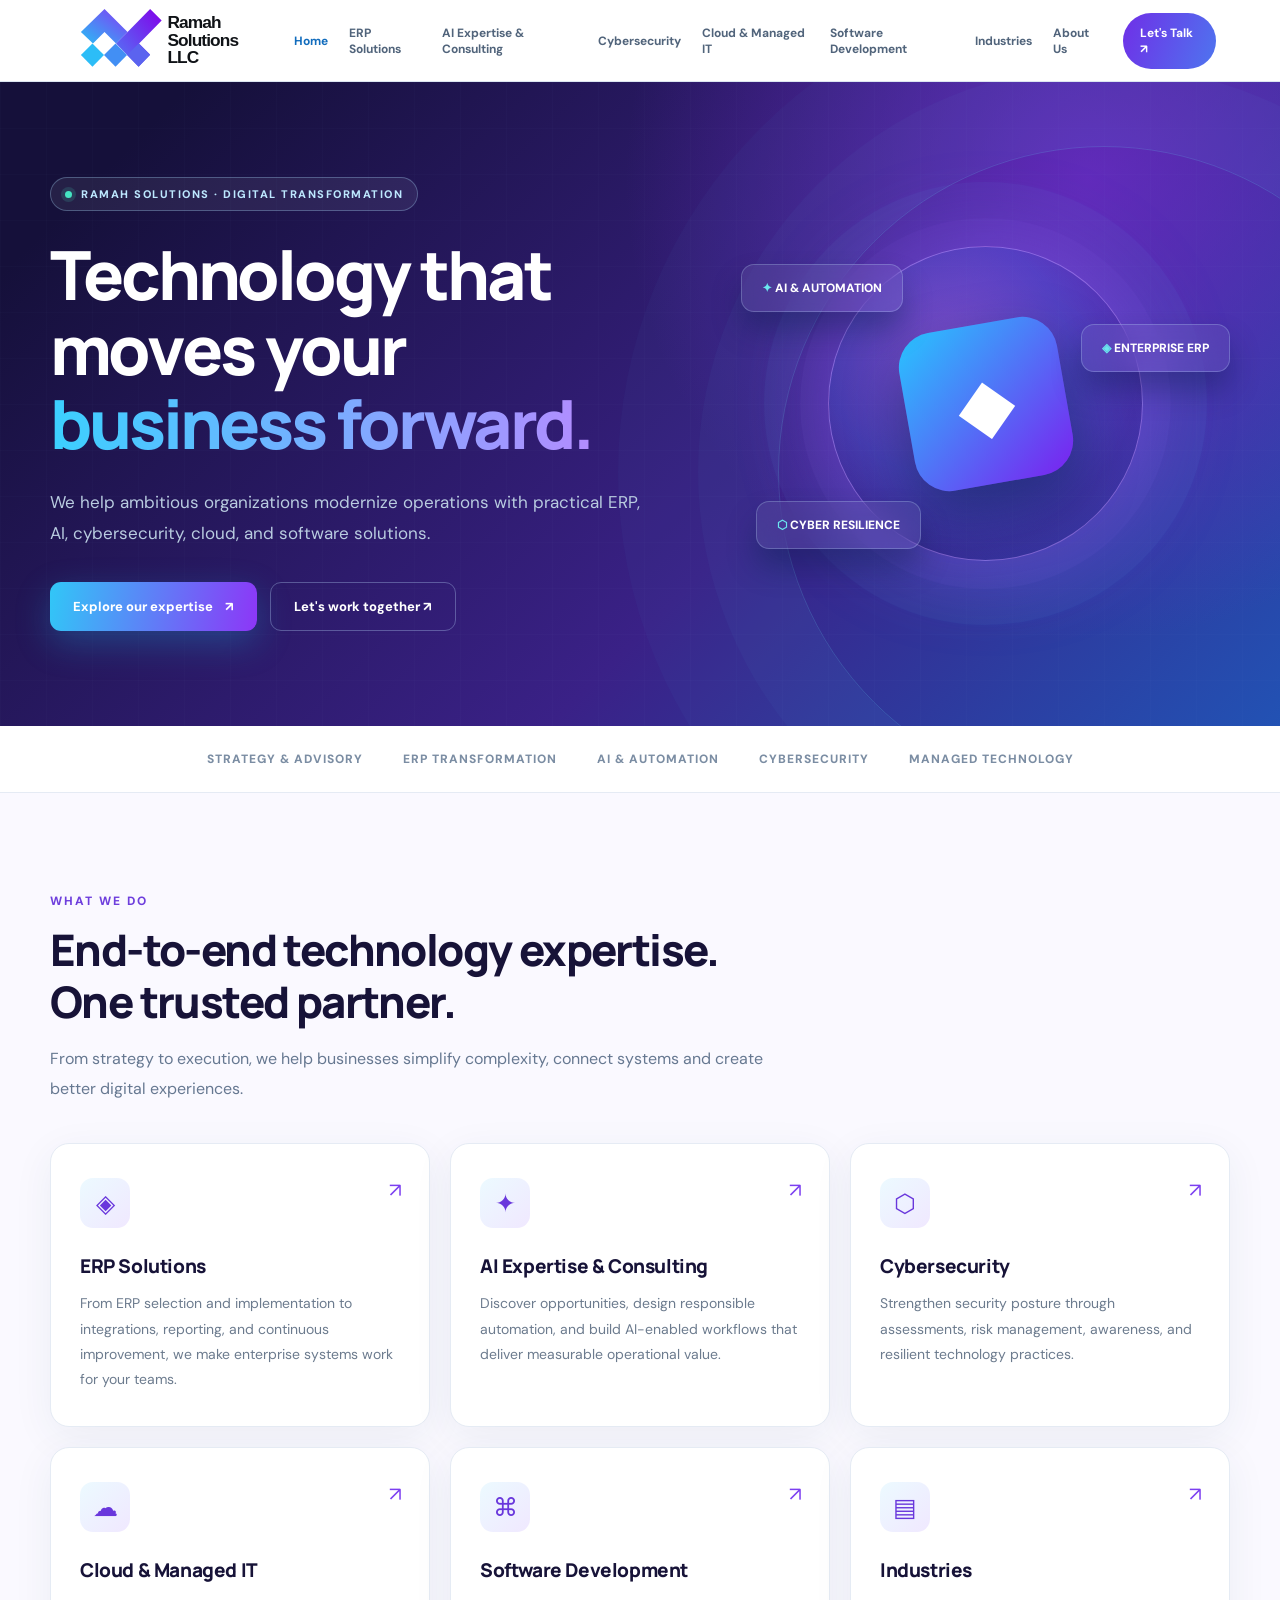
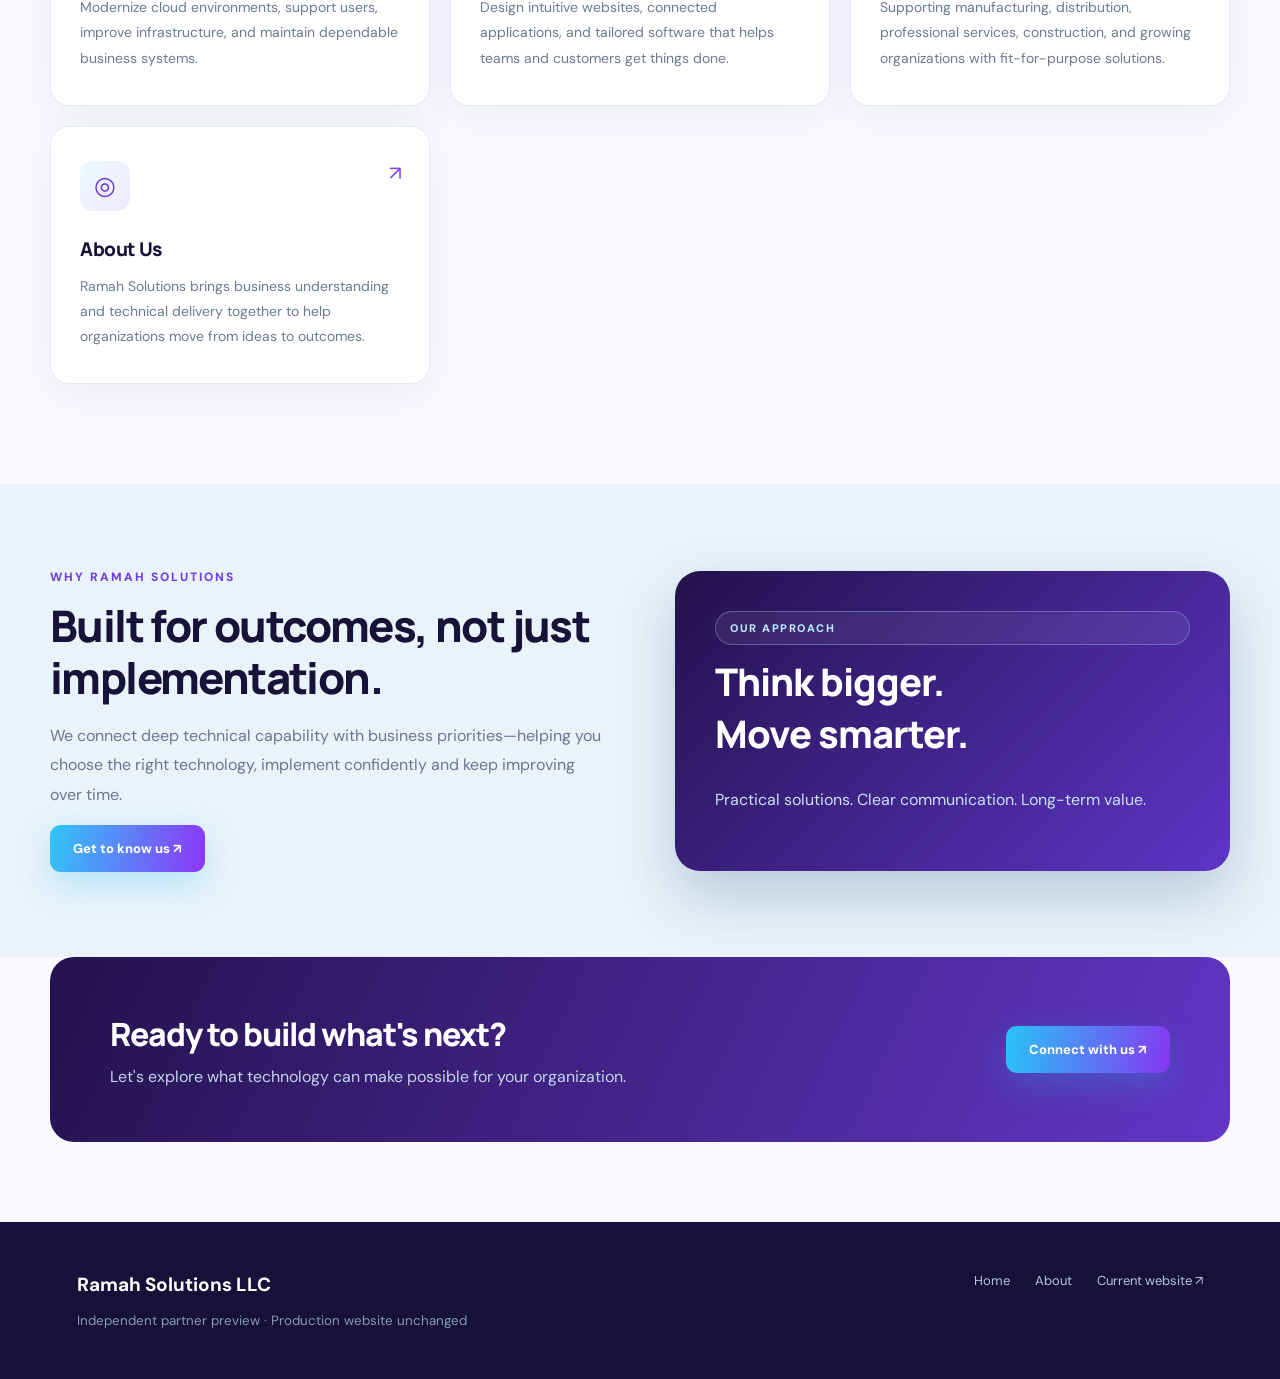
<file: index.html>
<!doctype html><html lang="en"><head><meta charset="utf-8"><meta name="viewport" content="width=device-width,initial-scale=1"><meta name="description" content="We help ambitious organizations modernize operations with practical ERP, AI, cybersecurity, cloud, and software solutions."><title>Home | Ramah Solutions</title><link rel="stylesheet" href="styles.css"></head><body><header><a class="brand" href="index.html"><img class="brand-logo" src="ramah-logo.svg" alt="Ramah Solutions LLC"></a><nav><a href="index.html" data-page="index.html">Home</a><a href="erp-solutions.html" data-page="erp-solutions.html">ERP Solutions</a><a href="ai-consulting.html" data-page="ai-consulting.html">AI Expertise & Consulting</a><a href="cybersecurity.html" data-page="cybersecurity.html">Cybersecurity</a><a href="cloud-managed-it.html" data-page="cloud-managed-it.html">Cloud & Managed IT</a><a href="software-development.html" data-page="software-development.html">Software Development</a><a href="industries.html" data-page="industries.html">Industries</a><a href="about.html" data-page="about.html">About Us</a><a class="nav-cta" href="#contact">Let's Talk ↗</a></nav></header><section class="hero"><div class="hero-inner"><div><div class="pill"><span class="dot"></span> RAMAH SOLUTIONS · DIGITAL TRANSFORMATION</div><h1>Technology that moves your<br><em>business forward.</em></h1><p>We help ambitious organizations modernize operations with practical ERP, AI, cybersecurity, cloud, and software solutions.</p><div class="actions"><a class="btn primary" href="#services">Explore our expertise <span>↗</span></a><a class="btn outline" href="#contact">Let's work together ↗</a></div></div><div class="visual" aria-hidden="true"><div class="orb"><div class="orb-core">◆</div></div><div class="float a"><span>✦</span> AI & AUTOMATION</div><div class="float b"><span>◈</span> ENTERPRISE ERP</div><div class="float c"><span>⬡</span> CYBER RESILIENCE</div></div></div></section><div class="strip"><span>Strategy & Advisory</span><span>ERP Transformation</span><span>AI & Automation</span><span>Cybersecurity</span><span>Managed Technology</span></div><section class="section" id="services"><div class="kicker">WHAT WE DO</div><h2>End-to-end technology expertise. One trusted partner.</h2><p class="lead">From strategy to execution, we help businesses simplify complexity, connect systems and create better digital experiences.</p><div class="cards"><a class="card" href="erp-solutions.html"><div class="iconbox">◈</div><span class="arrow">↗</span><h3>ERP Solutions</h3><p>From ERP selection and implementation to integrations, reporting, and continuous improvement, we make enterprise systems work for your teams.</p></a><a class="card" href="ai-consulting.html"><div class="iconbox">✦</div><span class="arrow">↗</span><h3>AI Expertise & Consulting</h3><p>Discover opportunities, design responsible automation, and build AI-enabled workflows that deliver measurable operational value.</p></a><a class="card" href="cybersecurity.html"><div class="iconbox">⬡</div><span class="arrow">↗</span><h3>Cybersecurity</h3><p>Strengthen security posture through assessments, risk management, awareness, and resilient technology practices.</p></a><a class="card" href="cloud-managed-it.html"><div class="iconbox">☁</div><span class="arrow">↗</span><h3>Cloud & Managed IT</h3><p>Modernize cloud environments, support users, improve infrastructure, and maintain dependable business systems.</p></a><a class="card" href="software-development.html"><div class="iconbox">⌘</div><span class="arrow">↗</span><h3>Software Development</h3><p>Design intuitive websites, connected applications, and tailored software that helps teams and customers get things done.</p></a><a class="card" href="industries.html"><div class="iconbox">▤</div><span class="arrow">↗</span><h3>Industries</h3><p>Supporting manufacturing, distribution, professional services, construction, and growing organizations with fit-for-purpose solutions.</p></a><a class="card" href="about.html"><div class="iconbox">◎</div><span class="arrow">↗</span><h3>About Us</h3><p>Ramah Solutions brings business understanding and technical delivery together to help organizations move from ideas to outcomes.</p></a></div></section><div class="feature"><div class="section feature-grid"><div><div class="kicker">WHY RAMAH SOLUTIONS</div><h2>Built for outcomes, not just implementation.</h2><p class="lead">We connect deep technical capability with business priorities—helping you choose the right technology, implement confidently and keep improving over time.</p><a class="btn primary" href="about.html">Get to know us ↗</a></div><div class="feature-panel"><span class="pill">OUR APPROACH</span><strong>Think bigger.<br>Move smarter.</strong><p>Practical solutions. Clear communication. Long-term value.</p></div></div></div><section class="contact" id="contact"><div><h2>Ready to build what's next?</h2><p>Let's explore what technology can make possible for your organization.</p></div><a class="btn primary" href="https://www.ramahsolutions.com/">Connect with us ↗</a></section><footer><div class="footer-inner"><div><strong>Ramah Solutions LLC</strong><small>Independent partner preview · Production website unchanged</small></div><div class="footer-links"><a href="index.html">Home</a><a href="about.html">About</a><a href="https://www.ramahsolutions.com/">Current website ↗</a></div></div></footer><script>document.querySelectorAll('nav a[data-page]').forEach(a=>{if(a.getAttribute('data-page')===location.pathname.split('/').pop()||(!location.pathname.split('/').pop()&&a.getAttribute('data-page')==='index.html'))a.classList.add('active')})</script></body></html>
</file>
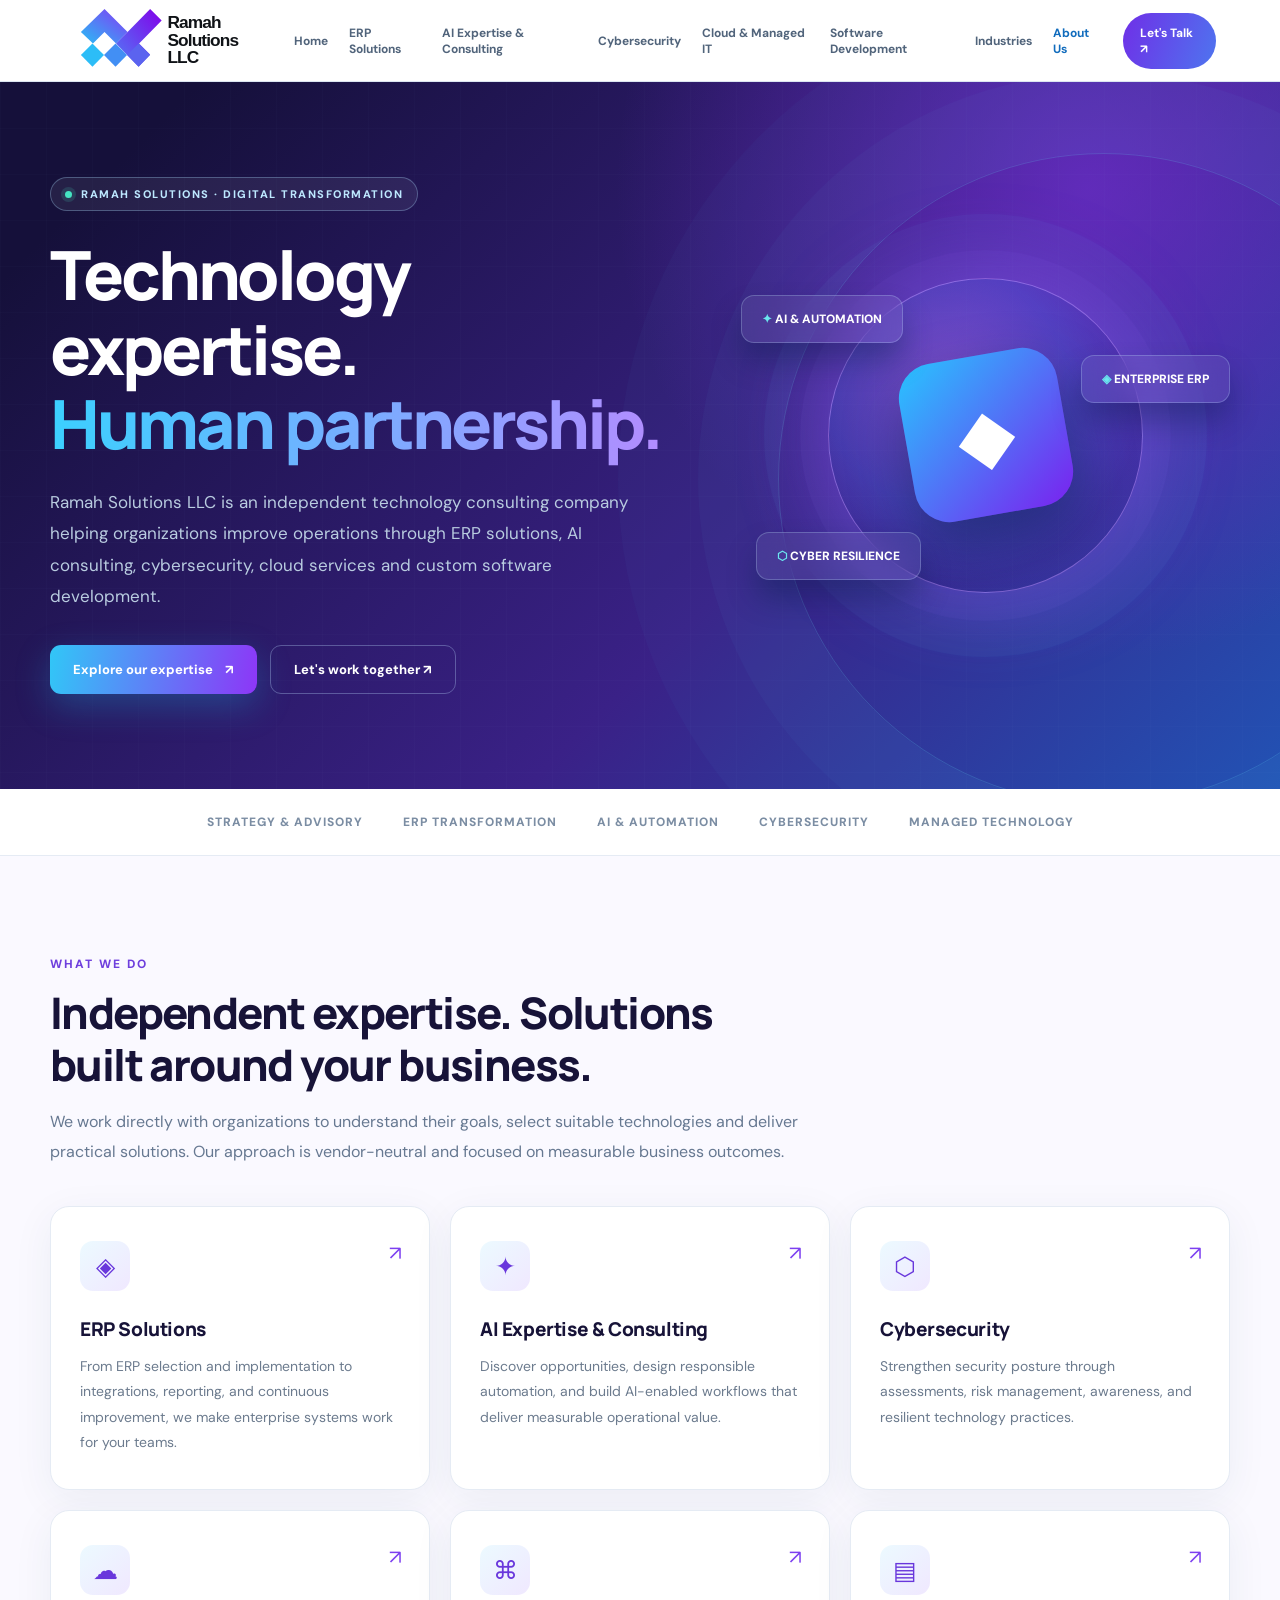
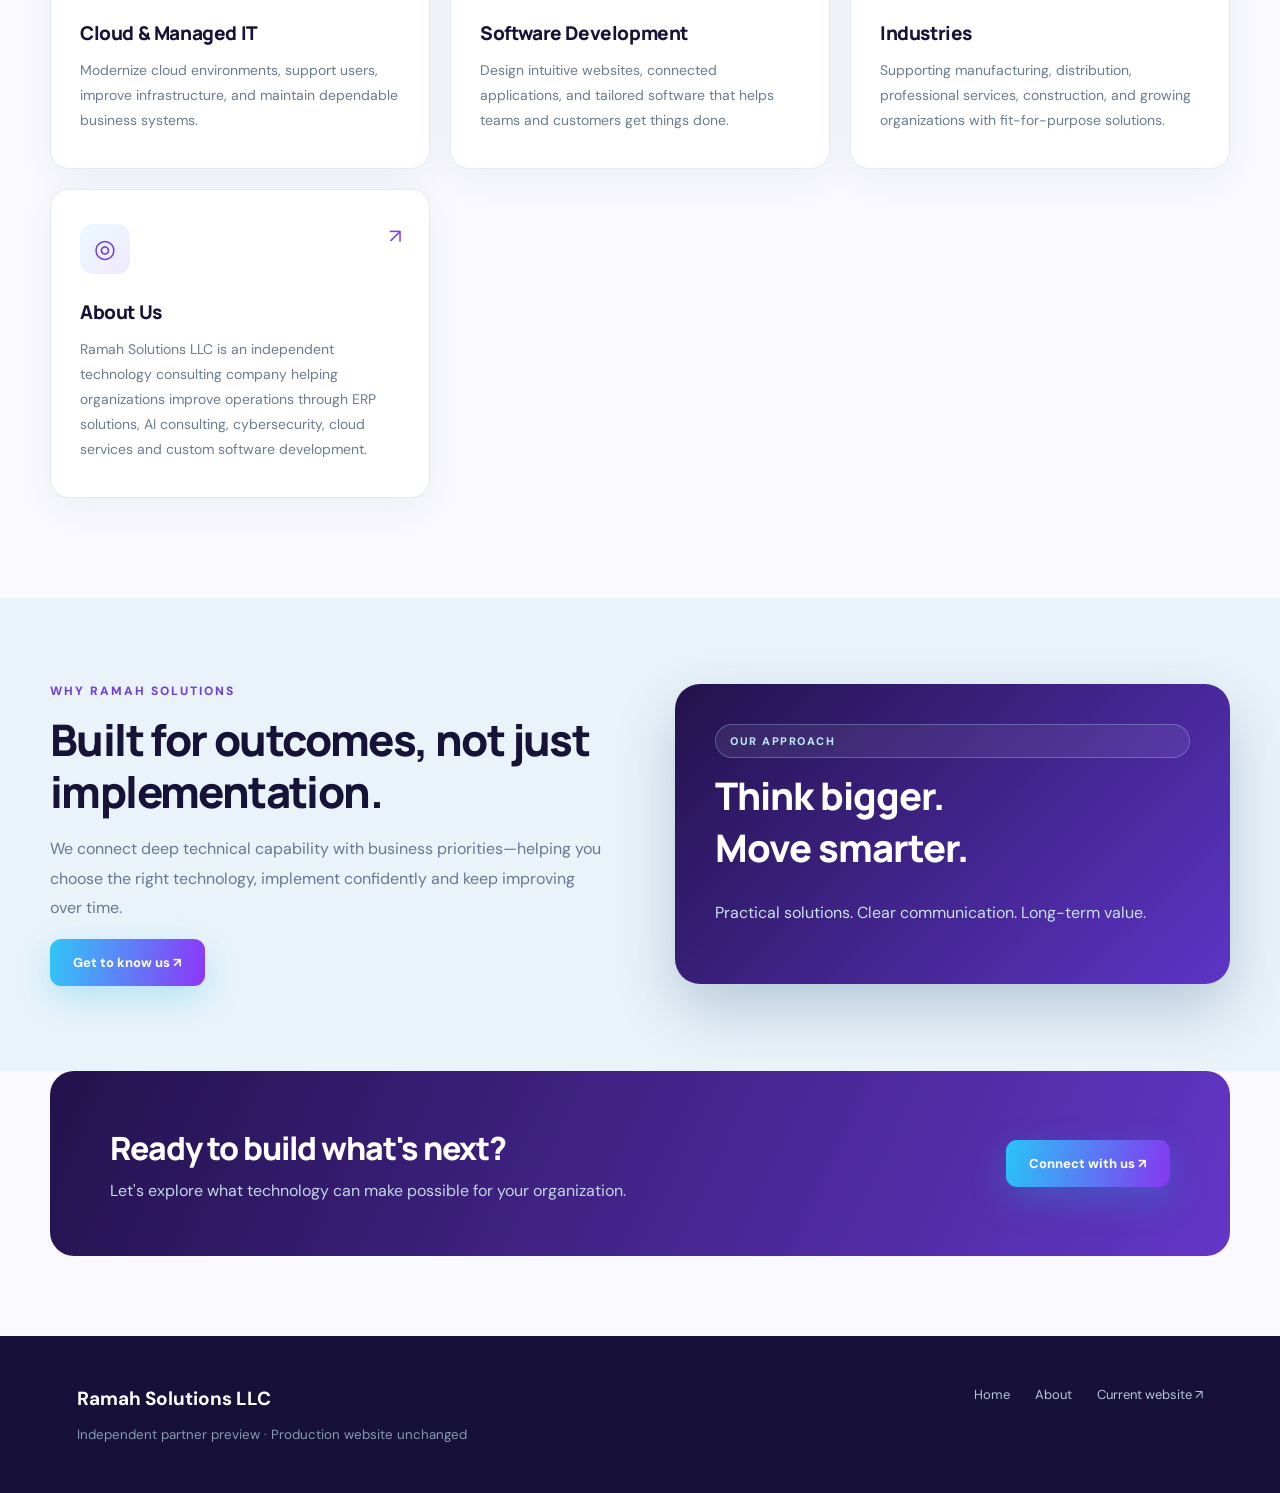
<file: about.html>
<!doctype html><html lang="en"><head><meta charset="utf-8"><meta name="viewport" content="width=device-width,initial-scale=1"><meta name="description" content="Ramah Solutions LLC is an independent technology consulting company helping organizations improve operations through ERP solutions, AI consulting, cybersecurity, cloud services and custom software development."><title>About Us | Ramah Solutions</title><link rel="stylesheet" href="styles.css"></head><body><header><a class="brand" href="index.html"><img class="brand-logo" src="ramah-logo.svg" alt="Ramah Solutions LLC"></a><nav><a href="index.html" data-page="index.html">Home</a><a href="erp-solutions.html" data-page="erp-solutions.html">ERP Solutions</a><a href="ai-consulting.html" data-page="ai-consulting.html">AI Expertise & Consulting</a><a href="cybersecurity.html" data-page="cybersecurity.html">Cybersecurity</a><a href="cloud-managed-it.html" data-page="cloud-managed-it.html">Cloud & Managed IT</a><a href="software-development.html" data-page="software-development.html">Software Development</a><a href="industries.html" data-page="industries.html">Industries</a><a href="about.html" data-page="about.html">About Us</a><a class="nav-cta" href="#contact">Let's Talk ↗</a></nav></header><section class="hero"><div class="hero-inner"><div><div class="pill"><span class="dot"></span> RAMAH SOLUTIONS · DIGITAL TRANSFORMATION</div><h1>Technology expertise.<br><em>Human partnership.</em></h1><p>Ramah Solutions LLC is an independent technology consulting company helping organizations improve operations through ERP solutions, AI consulting, cybersecurity, cloud services and custom software development.</p><div class="actions"><a class="btn primary" href="#services">Explore our expertise <span>↗</span></a><a class="btn outline" href="#contact">Let's work together ↗</a></div></div><div class="visual" aria-hidden="true"><div class="orb"><div class="orb-core">◆</div></div><div class="float a"><span>✦</span> AI & AUTOMATION</div><div class="float b"><span>◈</span> ENTERPRISE ERP</div><div class="float c"><span>⬡</span> CYBER RESILIENCE</div></div></div></section><div class="strip"><span>Strategy & Advisory</span><span>ERP Transformation</span><span>AI & Automation</span><span>Cybersecurity</span><span>Managed Technology</span></div><section class="section" id="services"><div class="kicker">WHAT WE DO</div><h2>Independent expertise. Solutions built around your business.</h2><p class="lead">We work directly with organizations to understand their goals, select suitable technologies and deliver practical solutions. Our approach is vendor-neutral and focused on measurable business outcomes.</p><div class="cards"><a class="card" href="erp-solutions.html"><div class="iconbox">◈</div><span class="arrow">↗</span><h3>ERP Solutions</h3><p>From ERP selection and implementation to integrations, reporting, and continuous improvement, we make enterprise systems work for your teams.</p></a><a class="card" href="ai-consulting.html"><div class="iconbox">✦</div><span class="arrow">↗</span><h3>AI Expertise & Consulting</h3><p>Discover opportunities, design responsible automation, and build AI-enabled workflows that deliver measurable operational value.</p></a><a class="card" href="cybersecurity.html"><div class="iconbox">⬡</div><span class="arrow">↗</span><h3>Cybersecurity</h3><p>Strengthen security posture through assessments, risk management, awareness, and resilient technology practices.</p></a><a class="card" href="cloud-managed-it.html"><div class="iconbox">☁</div><span class="arrow">↗</span><h3>Cloud & Managed IT</h3><p>Modernize cloud environments, support users, improve infrastructure, and maintain dependable business systems.</p></a><a class="card" href="software-development.html"><div class="iconbox">⌘</div><span class="arrow">↗</span><h3>Software Development</h3><p>Design intuitive websites, connected applications, and tailored software that helps teams and customers get things done.</p></a><a class="card" href="industries.html"><div class="iconbox">▤</div><span class="arrow">↗</span><h3>Industries</h3><p>Supporting manufacturing, distribution, professional services, construction, and growing organizations with fit-for-purpose solutions.</p></a><a class="card" href="about.html"><div class="iconbox">◎</div><span class="arrow">↗</span><h3>About Us</h3><p>Ramah Solutions LLC is an independent technology consulting company helping organizations improve operations through ERP solutions, AI consulting, cybersecurity, cloud services and custom software development.</p></a></div></section><div class="feature"><div class="section feature-grid"><div><div class="kicker">WHY RAMAH SOLUTIONS</div><h2>Built for outcomes, not just implementation.</h2><p class="lead">We connect deep technical capability with business priorities—helping you choose the right technology, implement confidently and keep improving over time.</p><a class="btn primary" href="about.html">Get to know us ↗</a></div><div class="feature-panel"><span class="pill">OUR APPROACH</span><strong>Think bigger.<br>Move smarter.</strong><p>Practical solutions. Clear communication. Long-term value.</p></div></div></div><section class="contact" id="contact"><div><h2>Ready to build what's next?</h2><p>Let's explore what technology can make possible for your organization.</p></div><a class="btn primary" href="https://www.ramahsolutions.com/">Connect with us ↗</a></section><footer><div class="footer-inner"><div><strong>Ramah Solutions LLC</strong><small>Independent partner preview · Production website unchanged</small></div><div class="footer-links"><a href="index.html">Home</a><a href="about.html">About</a><a href="https://www.ramahsolutions.com/">Current website ↗</a></div></div></footer><script>document.querySelectorAll('nav a[data-page]').forEach(a=>{if(a.getAttribute('data-page')===location.pathname.split('/').pop()||(!location.pathname.split('/').pop()&&a.getAttribute('data-page')==='index.html'))a.classList.add('active')})</script></body></html>
</file>
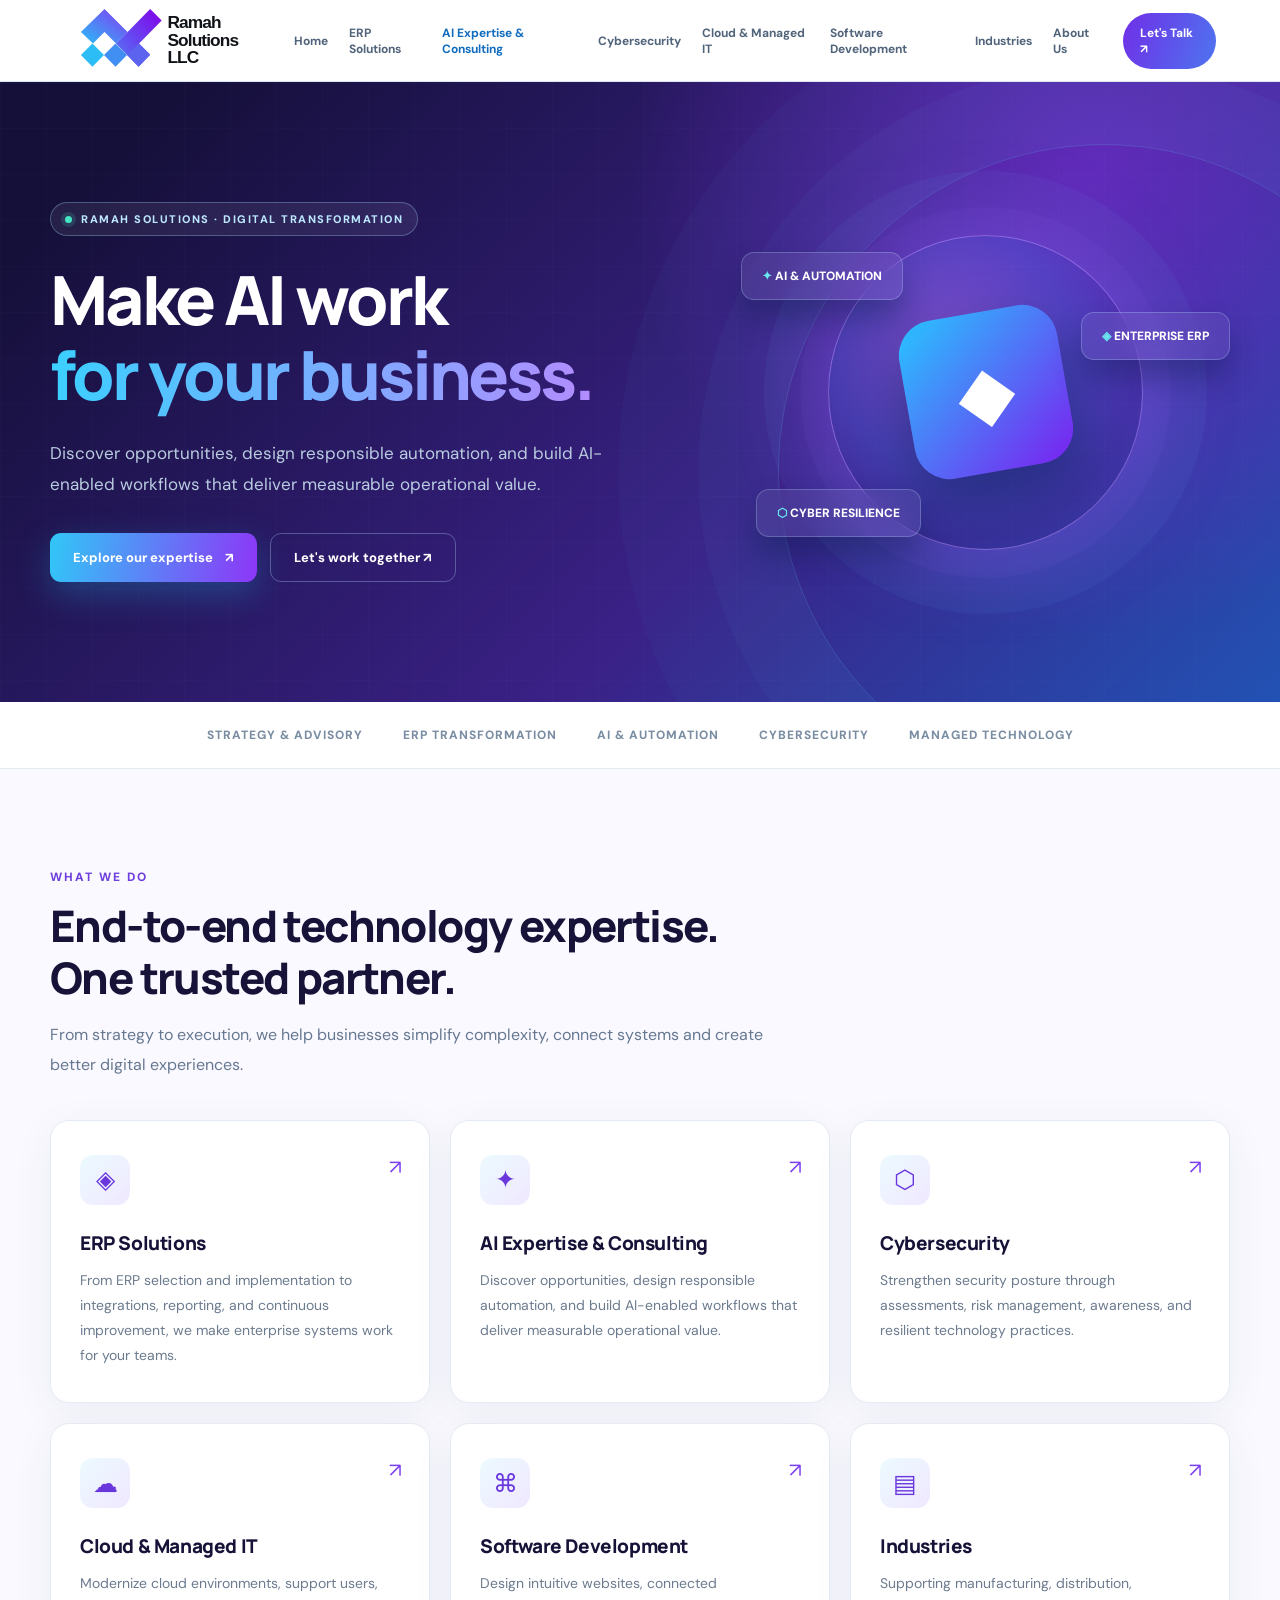
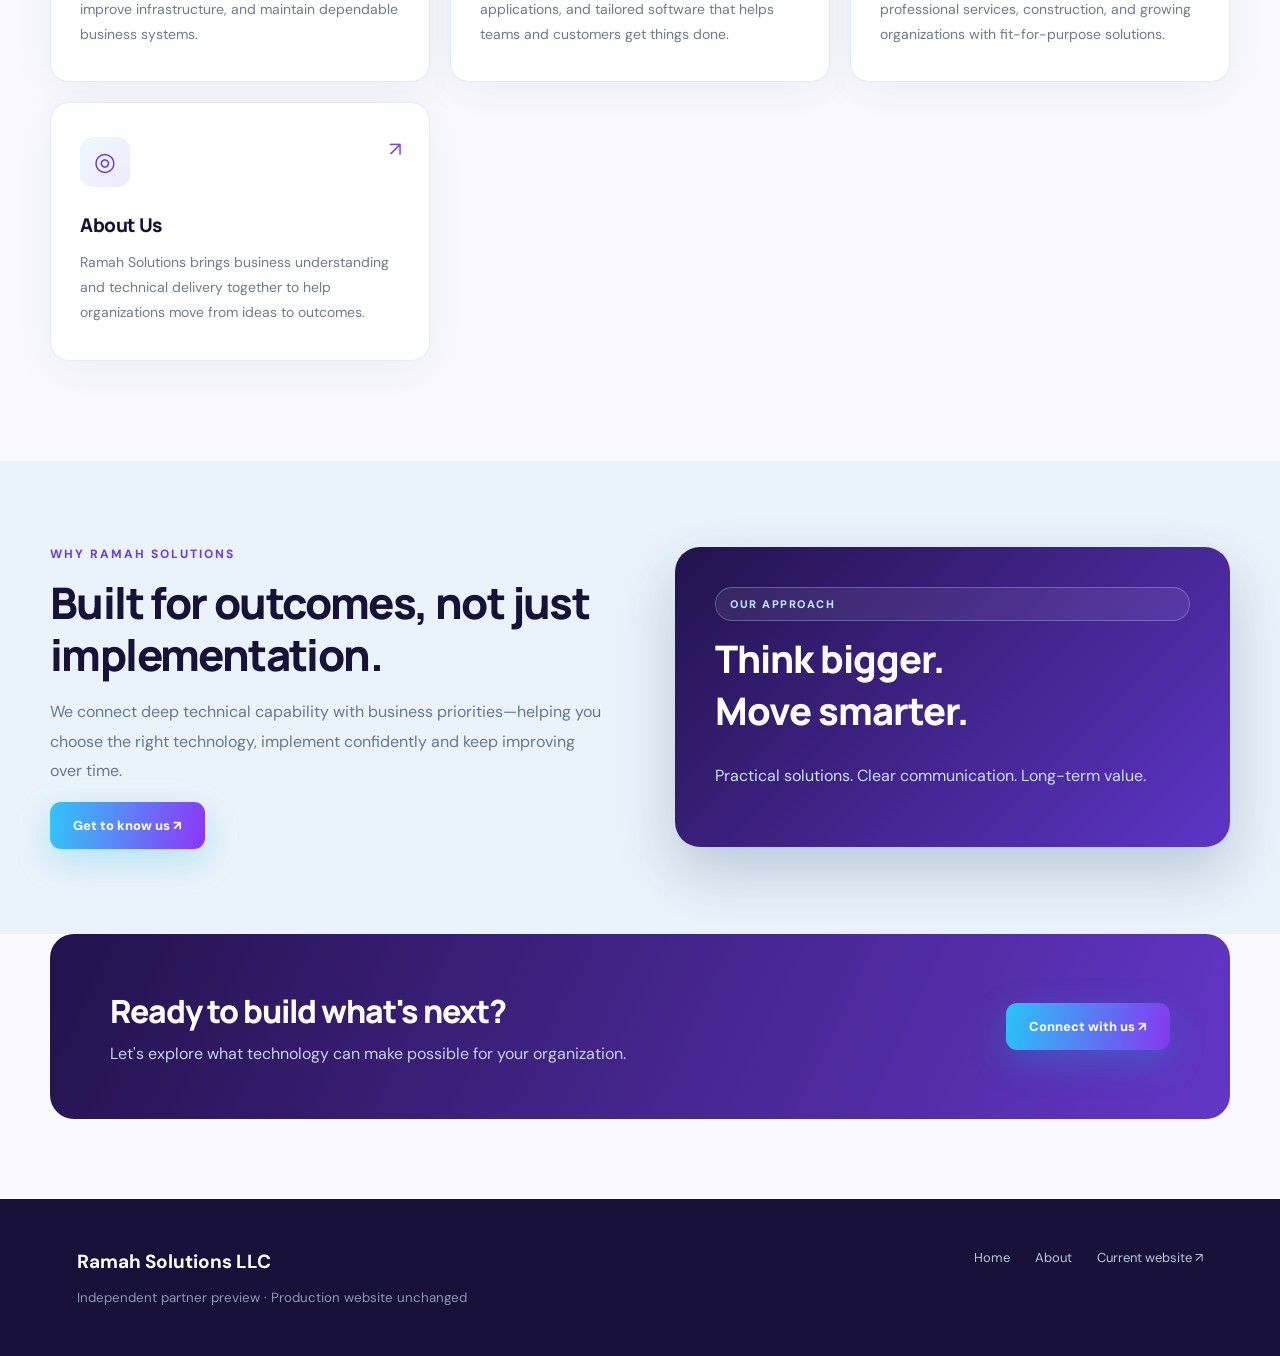
<file: ai-consulting.html>
<!doctype html><html lang="en"><head><meta charset="utf-8"><meta name="viewport" content="width=device-width,initial-scale=1"><meta name="description" content="Discover opportunities, design responsible automation, and build AI-enabled workflows that deliver measurable operational value."><title>AI Expertise & Consulting | Ramah Solutions</title><link rel="stylesheet" href="styles.css"></head><body><header><a class="brand" href="index.html"><img class="brand-logo" src="ramah-logo.svg" alt="Ramah Solutions LLC"></a><nav><a href="index.html" data-page="index.html">Home</a><a href="erp-solutions.html" data-page="erp-solutions.html">ERP Solutions</a><a href="ai-consulting.html" data-page="ai-consulting.html">AI Expertise & Consulting</a><a href="cybersecurity.html" data-page="cybersecurity.html">Cybersecurity</a><a href="cloud-managed-it.html" data-page="cloud-managed-it.html">Cloud & Managed IT</a><a href="software-development.html" data-page="software-development.html">Software Development</a><a href="industries.html" data-page="industries.html">Industries</a><a href="about.html" data-page="about.html">About Us</a><a class="nav-cta" href="#contact">Let's Talk ↗</a></nav></header><section class="hero"><div class="hero-inner"><div><div class="pill"><span class="dot"></span> RAMAH SOLUTIONS · DIGITAL TRANSFORMATION</div><h1>Make AI work<br><em>for your business.</em></h1><p>Discover opportunities, design responsible automation, and build AI-enabled workflows that deliver measurable operational value.</p><div class="actions"><a class="btn primary" href="#services">Explore our expertise <span>↗</span></a><a class="btn outline" href="#contact">Let's work together ↗</a></div></div><div class="visual" aria-hidden="true"><div class="orb"><div class="orb-core">◆</div></div><div class="float a"><span>✦</span> AI & AUTOMATION</div><div class="float b"><span>◈</span> ENTERPRISE ERP</div><div class="float c"><span>⬡</span> CYBER RESILIENCE</div></div></div></section><div class="strip"><span>Strategy & Advisory</span><span>ERP Transformation</span><span>AI & Automation</span><span>Cybersecurity</span><span>Managed Technology</span></div><section class="section" id="services"><div class="kicker">WHAT WE DO</div><h2>End-to-end technology expertise. One trusted partner.</h2><p class="lead">From strategy to execution, we help businesses simplify complexity, connect systems and create better digital experiences.</p><div class="cards"><a class="card" href="erp-solutions.html"><div class="iconbox">◈</div><span class="arrow">↗</span><h3>ERP Solutions</h3><p>From ERP selection and implementation to integrations, reporting, and continuous improvement, we make enterprise systems work for your teams.</p></a><a class="card" href="ai-consulting.html"><div class="iconbox">✦</div><span class="arrow">↗</span><h3>AI Expertise & Consulting</h3><p>Discover opportunities, design responsible automation, and build AI-enabled workflows that deliver measurable operational value.</p></a><a class="card" href="cybersecurity.html"><div class="iconbox">⬡</div><span class="arrow">↗</span><h3>Cybersecurity</h3><p>Strengthen security posture through assessments, risk management, awareness, and resilient technology practices.</p></a><a class="card" href="cloud-managed-it.html"><div class="iconbox">☁</div><span class="arrow">↗</span><h3>Cloud & Managed IT</h3><p>Modernize cloud environments, support users, improve infrastructure, and maintain dependable business systems.</p></a><a class="card" href="software-development.html"><div class="iconbox">⌘</div><span class="arrow">↗</span><h3>Software Development</h3><p>Design intuitive websites, connected applications, and tailored software that helps teams and customers get things done.</p></a><a class="card" href="industries.html"><div class="iconbox">▤</div><span class="arrow">↗</span><h3>Industries</h3><p>Supporting manufacturing, distribution, professional services, construction, and growing organizations with fit-for-purpose solutions.</p></a><a class="card" href="about.html"><div class="iconbox">◎</div><span class="arrow">↗</span><h3>About Us</h3><p>Ramah Solutions brings business understanding and technical delivery together to help organizations move from ideas to outcomes.</p></a></div></section><div class="feature"><div class="section feature-grid"><div><div class="kicker">WHY RAMAH SOLUTIONS</div><h2>Built for outcomes, not just implementation.</h2><p class="lead">We connect deep technical capability with business priorities—helping you choose the right technology, implement confidently and keep improving over time.</p><a class="btn primary" href="about.html">Get to know us ↗</a></div><div class="feature-panel"><span class="pill">OUR APPROACH</span><strong>Think bigger.<br>Move smarter.</strong><p>Practical solutions. Clear communication. Long-term value.</p></div></div></div><section class="contact" id="contact"><div><h2>Ready to build what's next?</h2><p>Let's explore what technology can make possible for your organization.</p></div><a class="btn primary" href="https://www.ramahsolutions.com/">Connect with us ↗</a></section><footer><div class="footer-inner"><div><strong>Ramah Solutions LLC</strong><small>Independent partner preview · Production website unchanged</small></div><div class="footer-links"><a href="index.html">Home</a><a href="about.html">About</a><a href="https://www.ramahsolutions.com/">Current website ↗</a></div></div></footer><script>document.querySelectorAll('nav a[data-page]').forEach(a=>{if(a.getAttribute('data-page')===location.pathname.split('/').pop()||(!location.pathname.split('/').pop()&&a.getAttribute('data-page')==='index.html'))a.classList.add('active')})</script></body></html>
</file>
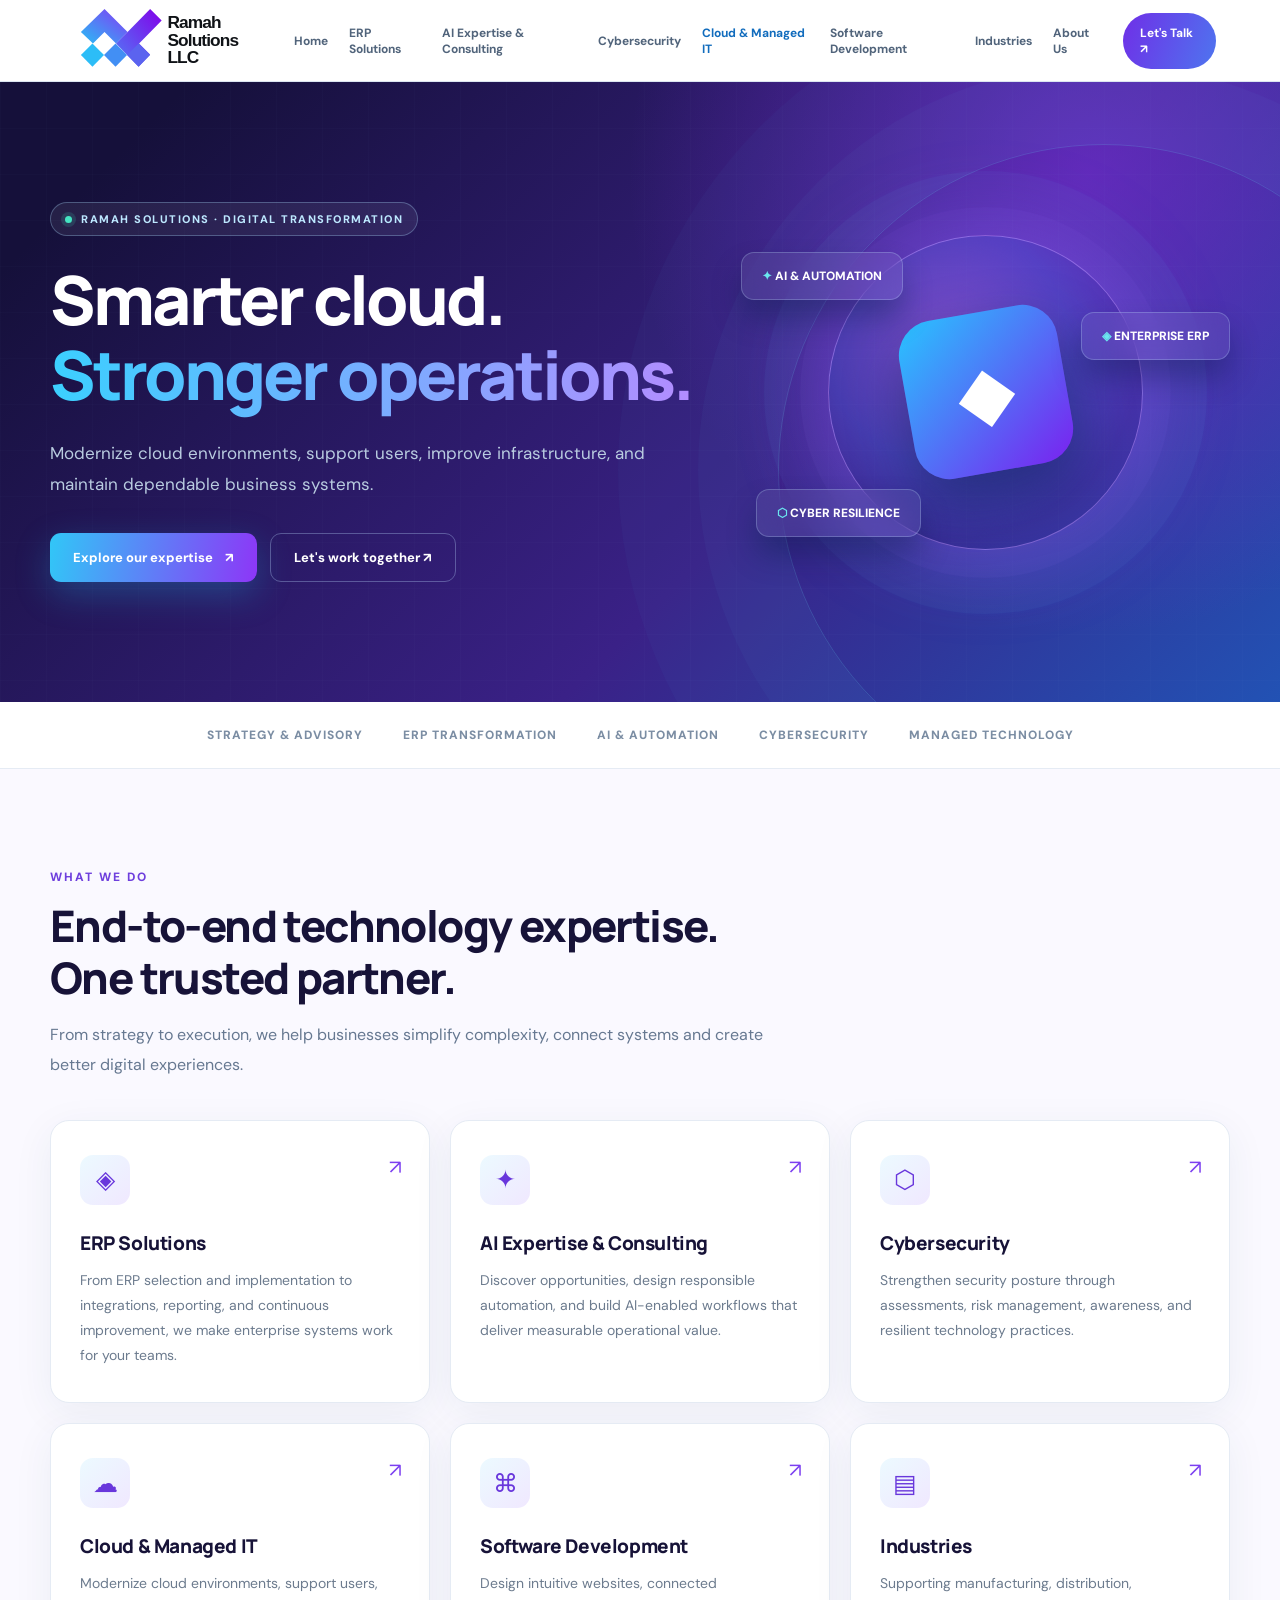
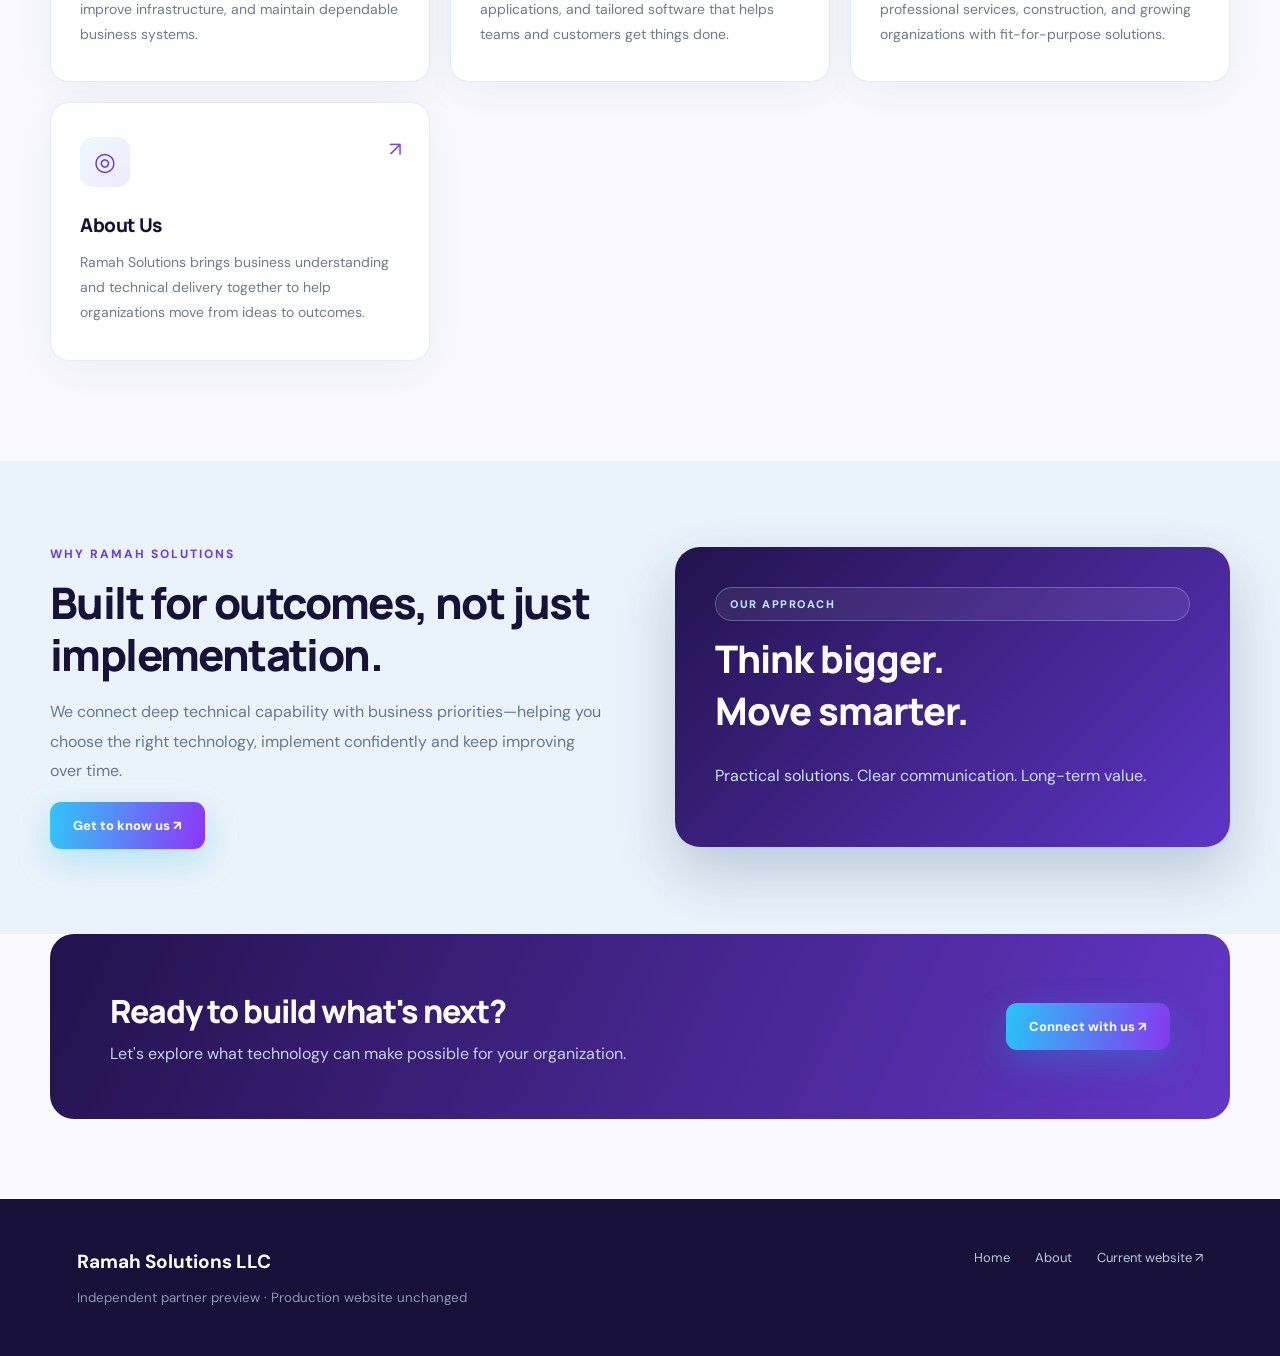
<file: cloud-managed-it.html>
<!doctype html><html lang="en"><head><meta charset="utf-8"><meta name="viewport" content="width=device-width,initial-scale=1"><meta name="description" content="Modernize cloud environments, support users, improve infrastructure, and maintain dependable business systems."><title>Cloud & Managed IT | Ramah Solutions</title><link rel="stylesheet" href="styles.css"></head><body><header><a class="brand" href="index.html"><img class="brand-logo" src="ramah-logo.svg" alt="Ramah Solutions LLC"></a><nav><a href="index.html" data-page="index.html">Home</a><a href="erp-solutions.html" data-page="erp-solutions.html">ERP Solutions</a><a href="ai-consulting.html" data-page="ai-consulting.html">AI Expertise & Consulting</a><a href="cybersecurity.html" data-page="cybersecurity.html">Cybersecurity</a><a href="cloud-managed-it.html" data-page="cloud-managed-it.html">Cloud & Managed IT</a><a href="software-development.html" data-page="software-development.html">Software Development</a><a href="industries.html" data-page="industries.html">Industries</a><a href="about.html" data-page="about.html">About Us</a><a class="nav-cta" href="#contact">Let's Talk ↗</a></nav></header><section class="hero"><div class="hero-inner"><div><div class="pill"><span class="dot"></span> RAMAH SOLUTIONS · DIGITAL TRANSFORMATION</div><h1>Smarter cloud.<br><em>Stronger operations.</em></h1><p>Modernize cloud environments, support users, improve infrastructure, and maintain dependable business systems.</p><div class="actions"><a class="btn primary" href="#services">Explore our expertise <span>↗</span></a><a class="btn outline" href="#contact">Let's work together ↗</a></div></div><div class="visual" aria-hidden="true"><div class="orb"><div class="orb-core">◆</div></div><div class="float a"><span>✦</span> AI & AUTOMATION</div><div class="float b"><span>◈</span> ENTERPRISE ERP</div><div class="float c"><span>⬡</span> CYBER RESILIENCE</div></div></div></section><div class="strip"><span>Strategy & Advisory</span><span>ERP Transformation</span><span>AI & Automation</span><span>Cybersecurity</span><span>Managed Technology</span></div><section class="section" id="services"><div class="kicker">WHAT WE DO</div><h2>End-to-end technology expertise. One trusted partner.</h2><p class="lead">From strategy to execution, we help businesses simplify complexity, connect systems and create better digital experiences.</p><div class="cards"><a class="card" href="erp-solutions.html"><div class="iconbox">◈</div><span class="arrow">↗</span><h3>ERP Solutions</h3><p>From ERP selection and implementation to integrations, reporting, and continuous improvement, we make enterprise systems work for your teams.</p></a><a class="card" href="ai-consulting.html"><div class="iconbox">✦</div><span class="arrow">↗</span><h3>AI Expertise & Consulting</h3><p>Discover opportunities, design responsible automation, and build AI-enabled workflows that deliver measurable operational value.</p></a><a class="card" href="cybersecurity.html"><div class="iconbox">⬡</div><span class="arrow">↗</span><h3>Cybersecurity</h3><p>Strengthen security posture through assessments, risk management, awareness, and resilient technology practices.</p></a><a class="card" href="cloud-managed-it.html"><div class="iconbox">☁</div><span class="arrow">↗</span><h3>Cloud & Managed IT</h3><p>Modernize cloud environments, support users, improve infrastructure, and maintain dependable business systems.</p></a><a class="card" href="software-development.html"><div class="iconbox">⌘</div><span class="arrow">↗</span><h3>Software Development</h3><p>Design intuitive websites, connected applications, and tailored software that helps teams and customers get things done.</p></a><a class="card" href="industries.html"><div class="iconbox">▤</div><span class="arrow">↗</span><h3>Industries</h3><p>Supporting manufacturing, distribution, professional services, construction, and growing organizations with fit-for-purpose solutions.</p></a><a class="card" href="about.html"><div class="iconbox">◎</div><span class="arrow">↗</span><h3>About Us</h3><p>Ramah Solutions brings business understanding and technical delivery together to help organizations move from ideas to outcomes.</p></a></div></section><div class="feature"><div class="section feature-grid"><div><div class="kicker">WHY RAMAH SOLUTIONS</div><h2>Built for outcomes, not just implementation.</h2><p class="lead">We connect deep technical capability with business priorities—helping you choose the right technology, implement confidently and keep improving over time.</p><a class="btn primary" href="about.html">Get to know us ↗</a></div><div class="feature-panel"><span class="pill">OUR APPROACH</span><strong>Think bigger.<br>Move smarter.</strong><p>Practical solutions. Clear communication. Long-term value.</p></div></div></div><section class="contact" id="contact"><div><h2>Ready to build what's next?</h2><p>Let's explore what technology can make possible for your organization.</p></div><a class="btn primary" href="https://www.ramahsolutions.com/">Connect with us ↗</a></section><footer><div class="footer-inner"><div><strong>Ramah Solutions LLC</strong><small>Independent partner preview · Production website unchanged</small></div><div class="footer-links"><a href="index.html">Home</a><a href="about.html">About</a><a href="https://www.ramahsolutions.com/">Current website ↗</a></div></div></footer><script>document.querySelectorAll('nav a[data-page]').forEach(a=>{if(a.getAttribute('data-page')===location.pathname.split('/').pop()||(!location.pathname.split('/').pop()&&a.getAttribute('data-page')==='index.html'))a.classList.add('active')})</script></body></html>
</file>
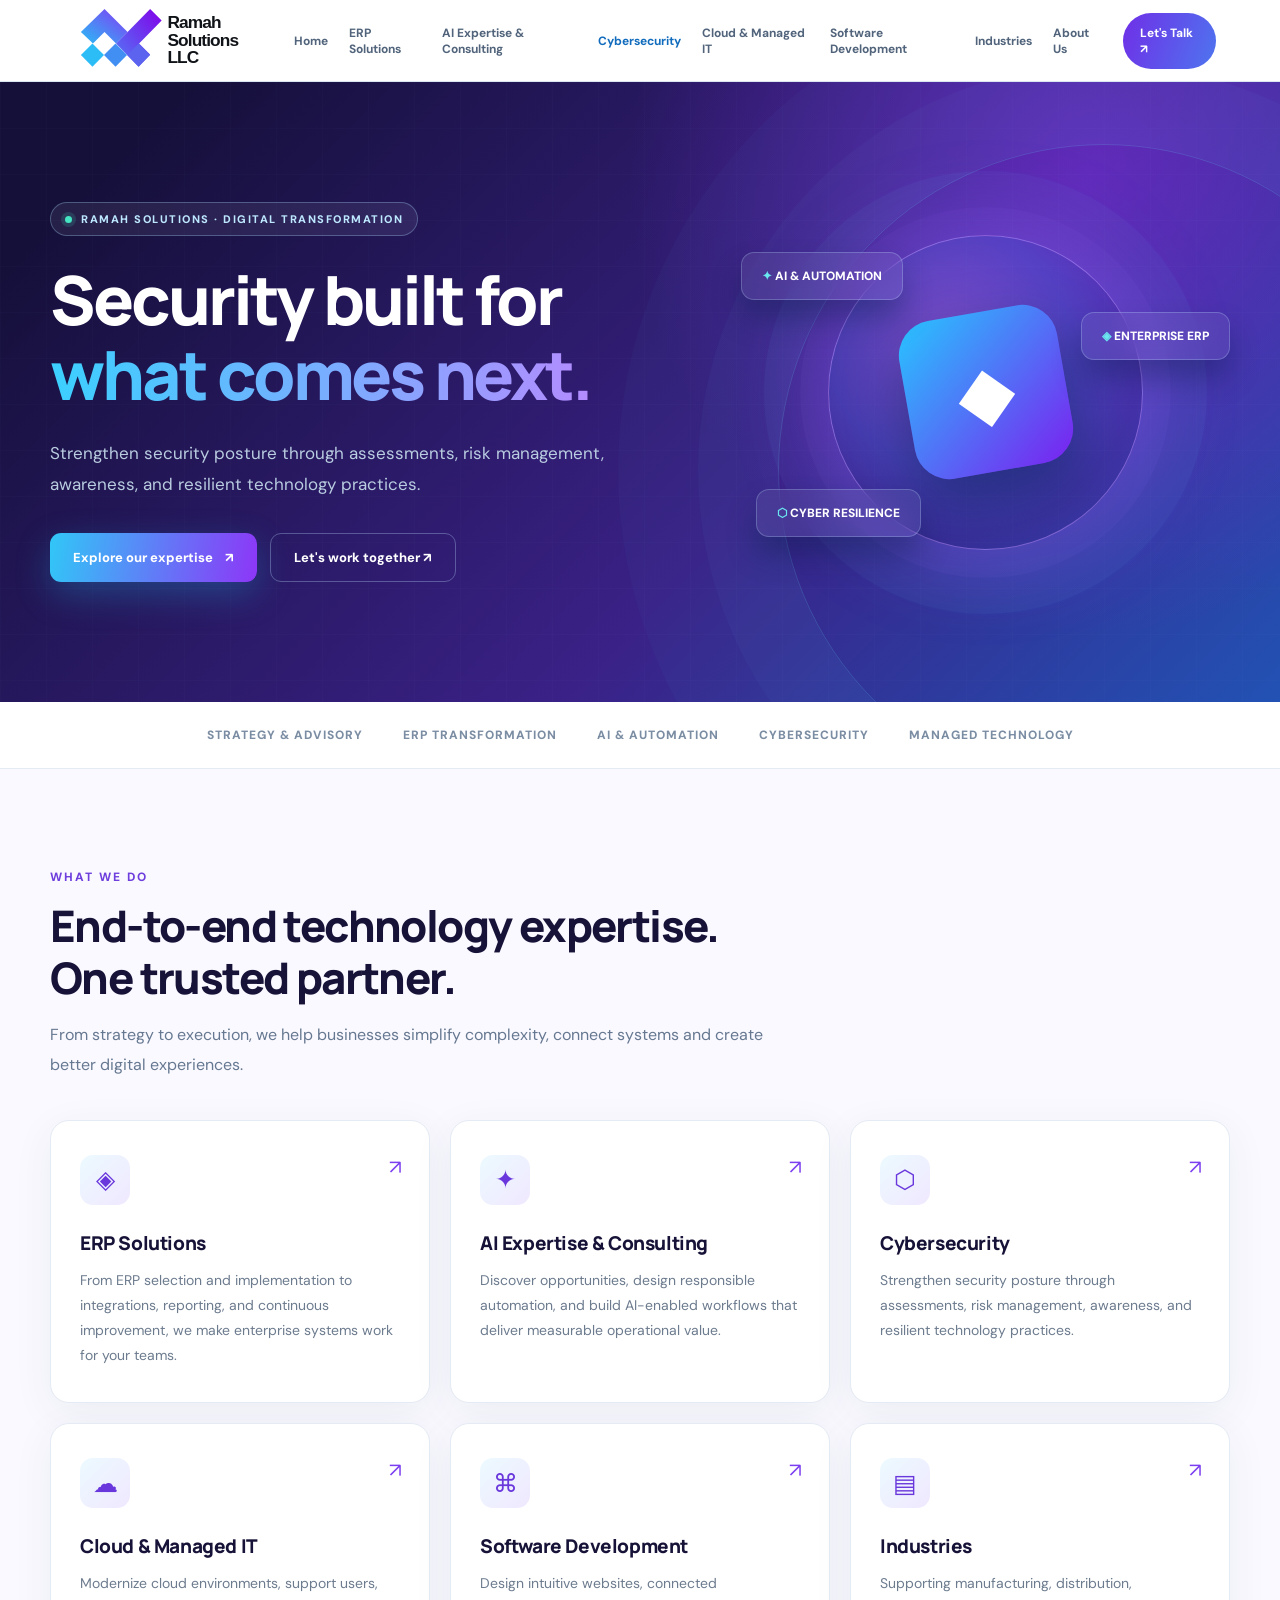
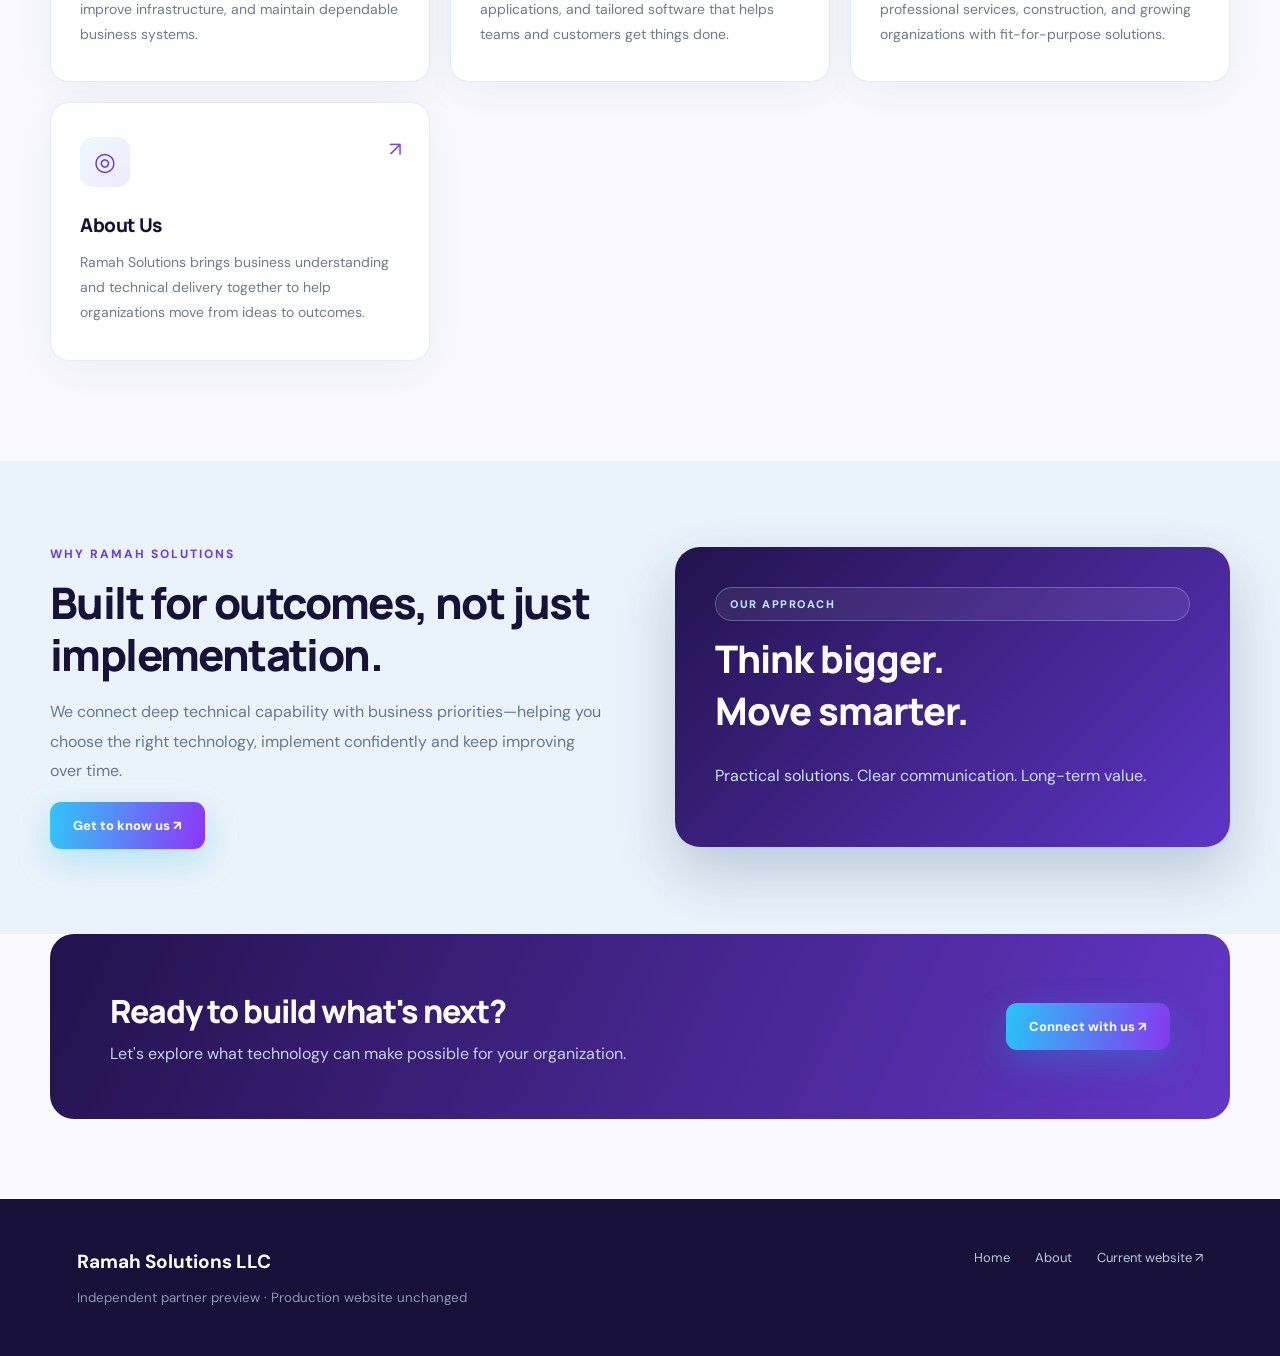
<file: cybersecurity.html>
<!doctype html><html lang="en"><head><meta charset="utf-8"><meta name="viewport" content="width=device-width,initial-scale=1"><meta name="description" content="Strengthen security posture through assessments, risk management, awareness, and resilient technology practices."><title>Cybersecurity | Ramah Solutions</title><link rel="stylesheet" href="styles.css"></head><body><header><a class="brand" href="index.html"><img class="brand-logo" src="ramah-logo.svg" alt="Ramah Solutions LLC"></a><nav><a href="index.html" data-page="index.html">Home</a><a href="erp-solutions.html" data-page="erp-solutions.html">ERP Solutions</a><a href="ai-consulting.html" data-page="ai-consulting.html">AI Expertise & Consulting</a><a href="cybersecurity.html" data-page="cybersecurity.html">Cybersecurity</a><a href="cloud-managed-it.html" data-page="cloud-managed-it.html">Cloud & Managed IT</a><a href="software-development.html" data-page="software-development.html">Software Development</a><a href="industries.html" data-page="industries.html">Industries</a><a href="about.html" data-page="about.html">About Us</a><a class="nav-cta" href="#contact">Let's Talk ↗</a></nav></header><section class="hero"><div class="hero-inner"><div><div class="pill"><span class="dot"></span> RAMAH SOLUTIONS · DIGITAL TRANSFORMATION</div><h1>Security built for<br><em>what comes next.</em></h1><p>Strengthen security posture through assessments, risk management, awareness, and resilient technology practices.</p><div class="actions"><a class="btn primary" href="#services">Explore our expertise <span>↗</span></a><a class="btn outline" href="#contact">Let's work together ↗</a></div></div><div class="visual" aria-hidden="true"><div class="orb"><div class="orb-core">◆</div></div><div class="float a"><span>✦</span> AI & AUTOMATION</div><div class="float b"><span>◈</span> ENTERPRISE ERP</div><div class="float c"><span>⬡</span> CYBER RESILIENCE</div></div></div></section><div class="strip"><span>Strategy & Advisory</span><span>ERP Transformation</span><span>AI & Automation</span><span>Cybersecurity</span><span>Managed Technology</span></div><section class="section" id="services"><div class="kicker">WHAT WE DO</div><h2>End-to-end technology expertise. One trusted partner.</h2><p class="lead">From strategy to execution, we help businesses simplify complexity, connect systems and create better digital experiences.</p><div class="cards"><a class="card" href="erp-solutions.html"><div class="iconbox">◈</div><span class="arrow">↗</span><h3>ERP Solutions</h3><p>From ERP selection and implementation to integrations, reporting, and continuous improvement, we make enterprise systems work for your teams.</p></a><a class="card" href="ai-consulting.html"><div class="iconbox">✦</div><span class="arrow">↗</span><h3>AI Expertise & Consulting</h3><p>Discover opportunities, design responsible automation, and build AI-enabled workflows that deliver measurable operational value.</p></a><a class="card" href="cybersecurity.html"><div class="iconbox">⬡</div><span class="arrow">↗</span><h3>Cybersecurity</h3><p>Strengthen security posture through assessments, risk management, awareness, and resilient technology practices.</p></a><a class="card" href="cloud-managed-it.html"><div class="iconbox">☁</div><span class="arrow">↗</span><h3>Cloud & Managed IT</h3><p>Modernize cloud environments, support users, improve infrastructure, and maintain dependable business systems.</p></a><a class="card" href="software-development.html"><div class="iconbox">⌘</div><span class="arrow">↗</span><h3>Software Development</h3><p>Design intuitive websites, connected applications, and tailored software that helps teams and customers get things done.</p></a><a class="card" href="industries.html"><div class="iconbox">▤</div><span class="arrow">↗</span><h3>Industries</h3><p>Supporting manufacturing, distribution, professional services, construction, and growing organizations with fit-for-purpose solutions.</p></a><a class="card" href="about.html"><div class="iconbox">◎</div><span class="arrow">↗</span><h3>About Us</h3><p>Ramah Solutions brings business understanding and technical delivery together to help organizations move from ideas to outcomes.</p></a></div></section><div class="feature"><div class="section feature-grid"><div><div class="kicker">WHY RAMAH SOLUTIONS</div><h2>Built for outcomes, not just implementation.</h2><p class="lead">We connect deep technical capability with business priorities—helping you choose the right technology, implement confidently and keep improving over time.</p><a class="btn primary" href="about.html">Get to know us ↗</a></div><div class="feature-panel"><span class="pill">OUR APPROACH</span><strong>Think bigger.<br>Move smarter.</strong><p>Practical solutions. Clear communication. Long-term value.</p></div></div></div><section class="contact" id="contact"><div><h2>Ready to build what's next?</h2><p>Let's explore what technology can make possible for your organization.</p></div><a class="btn primary" href="https://www.ramahsolutions.com/">Connect with us ↗</a></section><footer><div class="footer-inner"><div><strong>Ramah Solutions LLC</strong><small>Independent partner preview · Production website unchanged</small></div><div class="footer-links"><a href="index.html">Home</a><a href="about.html">About</a><a href="https://www.ramahsolutions.com/">Current website ↗</a></div></div></footer><script>document.querySelectorAll('nav a[data-page]').forEach(a=>{if(a.getAttribute('data-page')===location.pathname.split('/').pop()||(!location.pathname.split('/').pop()&&a.getAttribute('data-page')==='index.html'))a.classList.add('active')})</script></body></html>
</file>
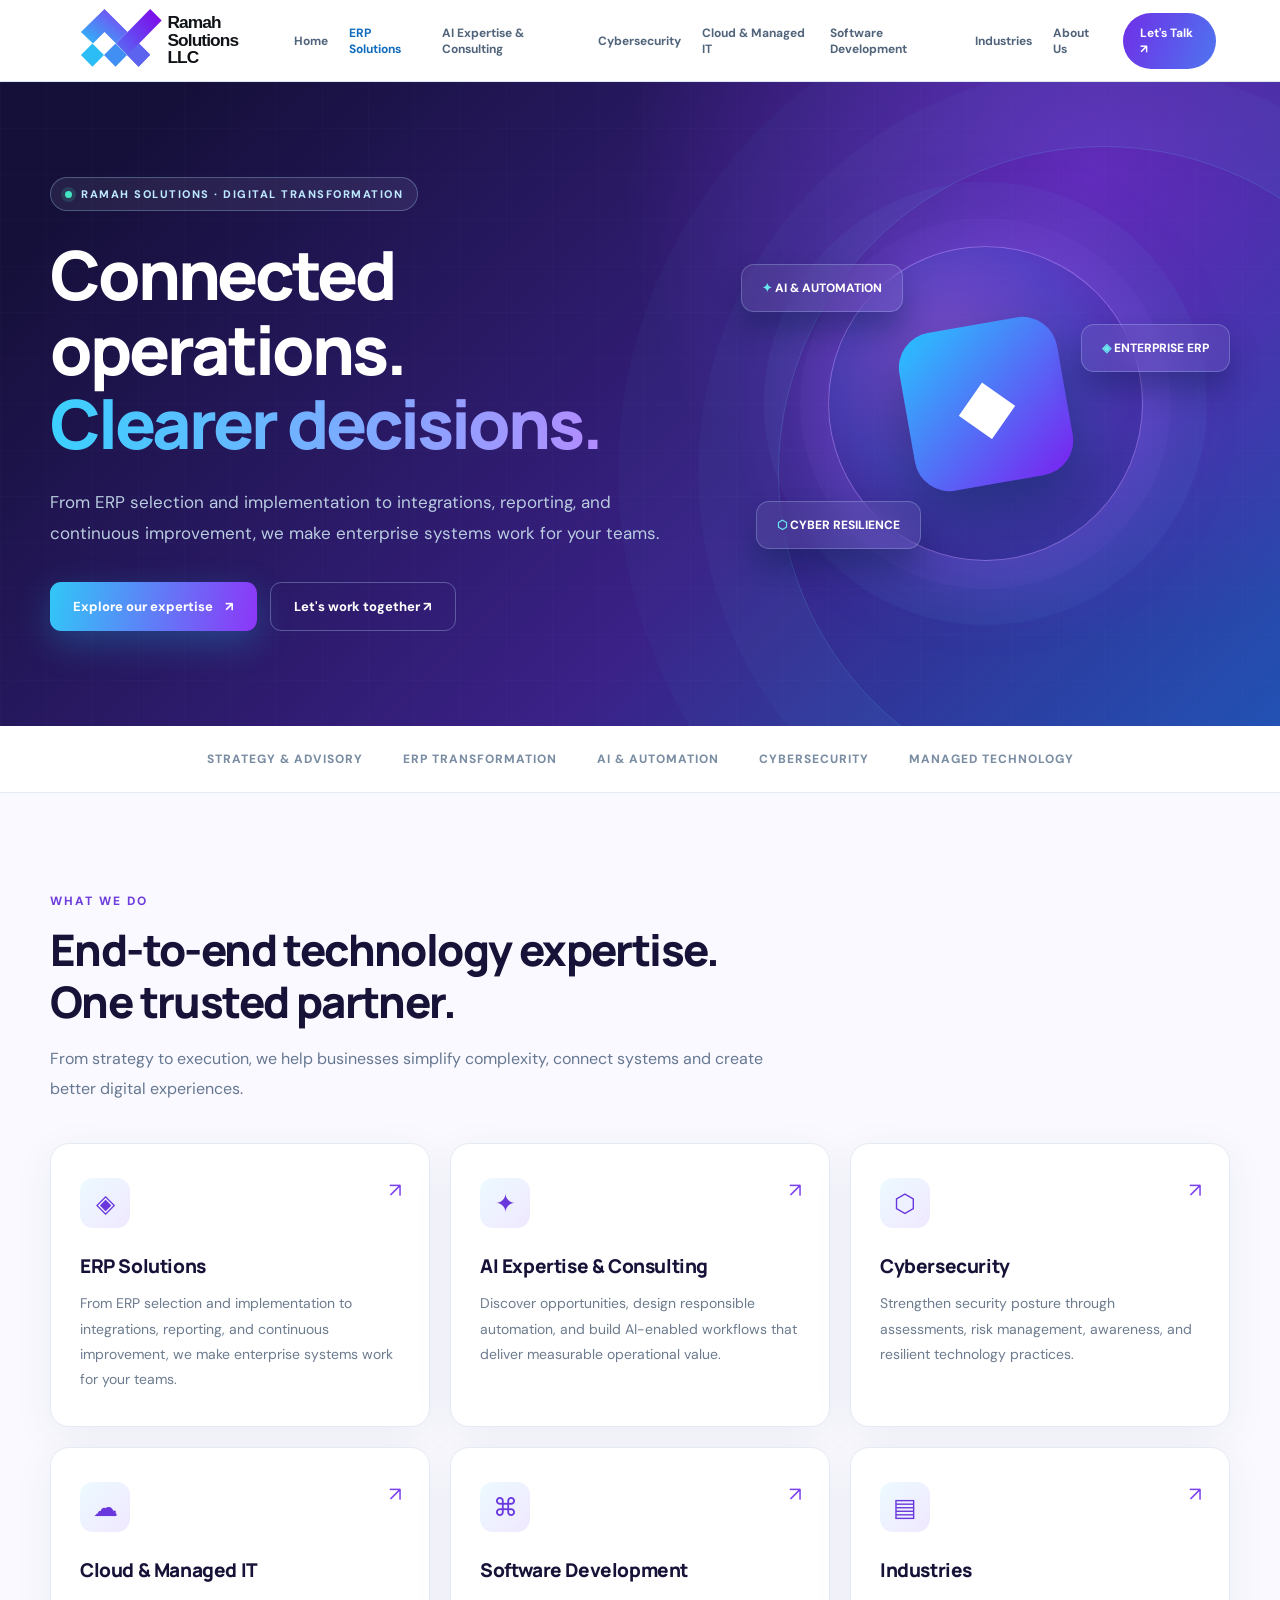
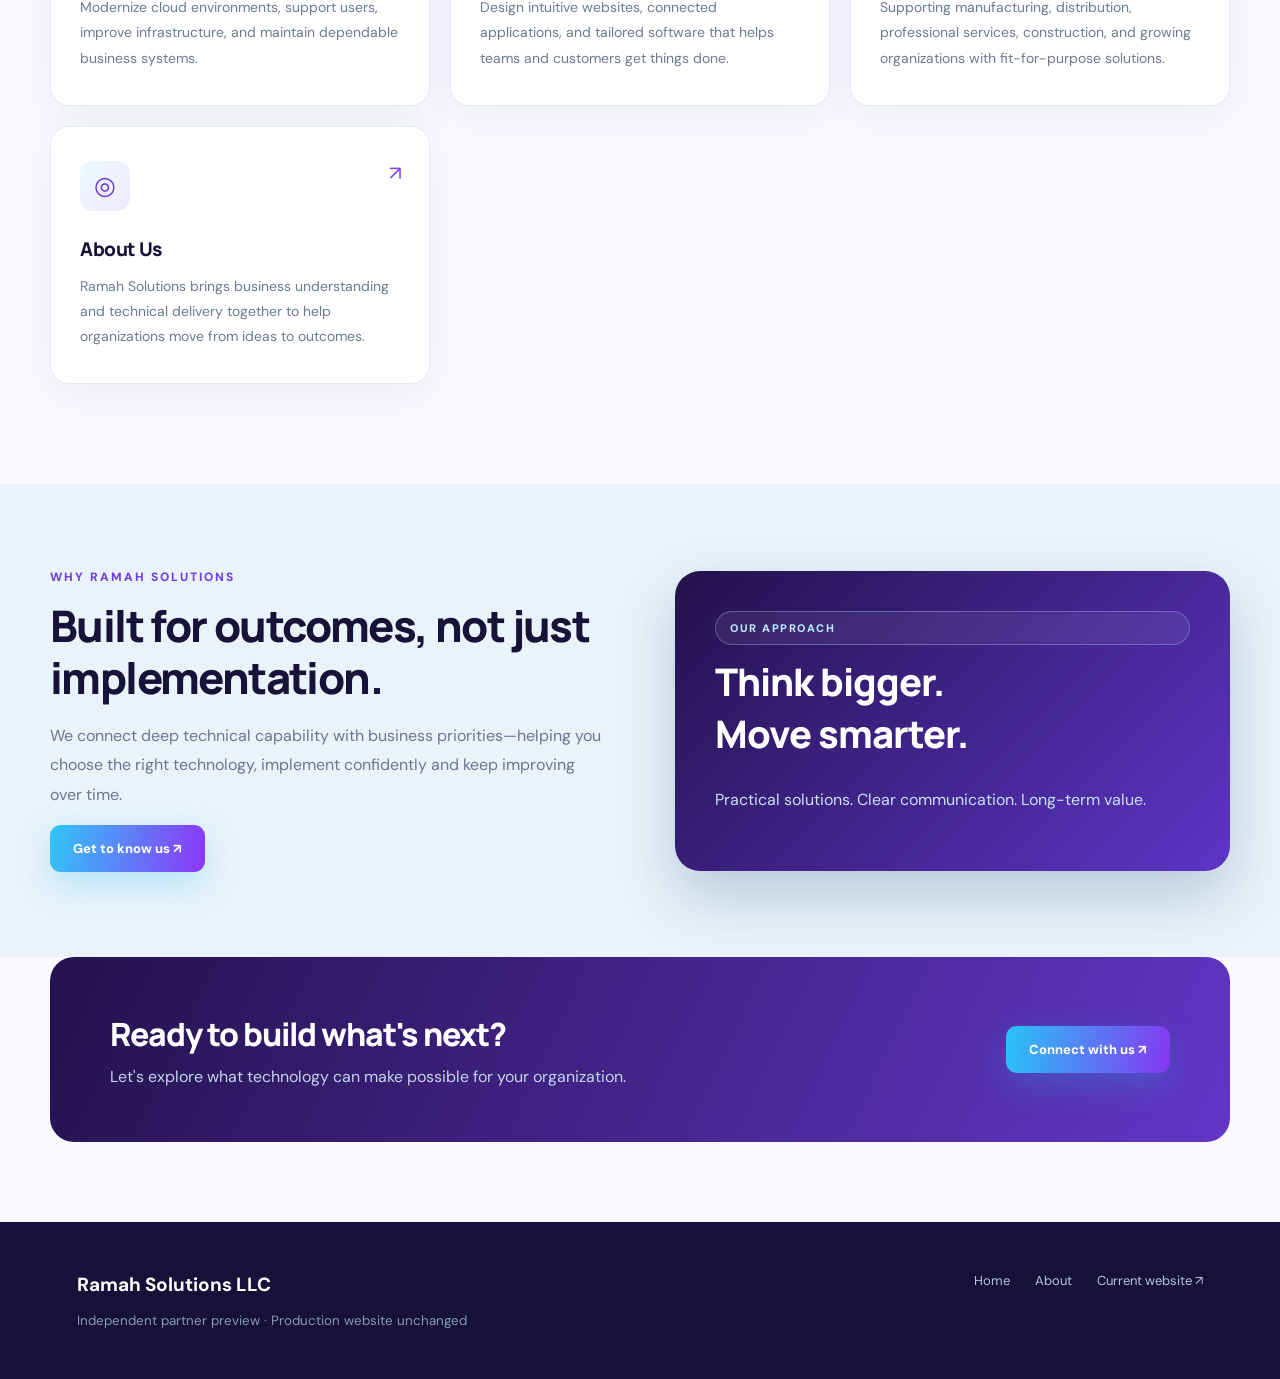
<file: erp-solutions.html>
<!doctype html><html lang="en"><head><meta charset="utf-8"><meta name="viewport" content="width=device-width,initial-scale=1"><meta name="description" content="From ERP selection and implementation to integrations, reporting, and continuous improvement, we make enterprise systems work for your teams."><title>ERP Solutions | Ramah Solutions</title><link rel="stylesheet" href="styles.css"></head><body><header><a class="brand" href="index.html"><img class="brand-logo" src="ramah-logo.svg" alt="Ramah Solutions LLC"></a><nav><a href="index.html" data-page="index.html">Home</a><a href="erp-solutions.html" data-page="erp-solutions.html">ERP Solutions</a><a href="ai-consulting.html" data-page="ai-consulting.html">AI Expertise & Consulting</a><a href="cybersecurity.html" data-page="cybersecurity.html">Cybersecurity</a><a href="cloud-managed-it.html" data-page="cloud-managed-it.html">Cloud & Managed IT</a><a href="software-development.html" data-page="software-development.html">Software Development</a><a href="industries.html" data-page="industries.html">Industries</a><a href="about.html" data-page="about.html">About Us</a><a class="nav-cta" href="#contact">Let's Talk ↗</a></nav></header><section class="hero"><div class="hero-inner"><div><div class="pill"><span class="dot"></span> RAMAH SOLUTIONS · DIGITAL TRANSFORMATION</div><h1>Connected operations.<br><em>Clearer decisions.</em></h1><p>From ERP selection and implementation to integrations, reporting, and continuous improvement, we make enterprise systems work for your teams.</p><div class="actions"><a class="btn primary" href="#services">Explore our expertise <span>↗</span></a><a class="btn outline" href="#contact">Let's work together ↗</a></div></div><div class="visual" aria-hidden="true"><div class="orb"><div class="orb-core">◆</div></div><div class="float a"><span>✦</span> AI & AUTOMATION</div><div class="float b"><span>◈</span> ENTERPRISE ERP</div><div class="float c"><span>⬡</span> CYBER RESILIENCE</div></div></div></section><div class="strip"><span>Strategy & Advisory</span><span>ERP Transformation</span><span>AI & Automation</span><span>Cybersecurity</span><span>Managed Technology</span></div><section class="section" id="services"><div class="kicker">WHAT WE DO</div><h2>End-to-end technology expertise. One trusted partner.</h2><p class="lead">From strategy to execution, we help businesses simplify complexity, connect systems and create better digital experiences.</p><div class="cards"><a class="card" href="erp-solutions.html"><div class="iconbox">◈</div><span class="arrow">↗</span><h3>ERP Solutions</h3><p>From ERP selection and implementation to integrations, reporting, and continuous improvement, we make enterprise systems work for your teams.</p></a><a class="card" href="ai-consulting.html"><div class="iconbox">✦</div><span class="arrow">↗</span><h3>AI Expertise & Consulting</h3><p>Discover opportunities, design responsible automation, and build AI-enabled workflows that deliver measurable operational value.</p></a><a class="card" href="cybersecurity.html"><div class="iconbox">⬡</div><span class="arrow">↗</span><h3>Cybersecurity</h3><p>Strengthen security posture through assessments, risk management, awareness, and resilient technology practices.</p></a><a class="card" href="cloud-managed-it.html"><div class="iconbox">☁</div><span class="arrow">↗</span><h3>Cloud & Managed IT</h3><p>Modernize cloud environments, support users, improve infrastructure, and maintain dependable business systems.</p></a><a class="card" href="software-development.html"><div class="iconbox">⌘</div><span class="arrow">↗</span><h3>Software Development</h3><p>Design intuitive websites, connected applications, and tailored software that helps teams and customers get things done.</p></a><a class="card" href="industries.html"><div class="iconbox">▤</div><span class="arrow">↗</span><h3>Industries</h3><p>Supporting manufacturing, distribution, professional services, construction, and growing organizations with fit-for-purpose solutions.</p></a><a class="card" href="about.html"><div class="iconbox">◎</div><span class="arrow">↗</span><h3>About Us</h3><p>Ramah Solutions brings business understanding and technical delivery together to help organizations move from ideas to outcomes.</p></a></div></section><div class="feature"><div class="section feature-grid"><div><div class="kicker">WHY RAMAH SOLUTIONS</div><h2>Built for outcomes, not just implementation.</h2><p class="lead">We connect deep technical capability with business priorities—helping you choose the right technology, implement confidently and keep improving over time.</p><a class="btn primary" href="about.html">Get to know us ↗</a></div><div class="feature-panel"><span class="pill">OUR APPROACH</span><strong>Think bigger.<br>Move smarter.</strong><p>Practical solutions. Clear communication. Long-term value.</p></div></div></div><section class="contact" id="contact"><div><h2>Ready to build what's next?</h2><p>Let's explore what technology can make possible for your organization.</p></div><a class="btn primary" href="https://www.ramahsolutions.com/">Connect with us ↗</a></section><footer><div class="footer-inner"><div><strong>Ramah Solutions LLC</strong><small>Independent partner preview · Production website unchanged</small></div><div class="footer-links"><a href="index.html">Home</a><a href="about.html">About</a><a href="https://www.ramahsolutions.com/">Current website ↗</a></div></div></footer><script>document.querySelectorAll('nav a[data-page]').forEach(a=>{if(a.getAttribute('data-page')===location.pathname.split('/').pop()||(!location.pathname.split('/').pop()&&a.getAttribute('data-page')==='index.html'))a.classList.add('active')})</script></body></html>
</file>
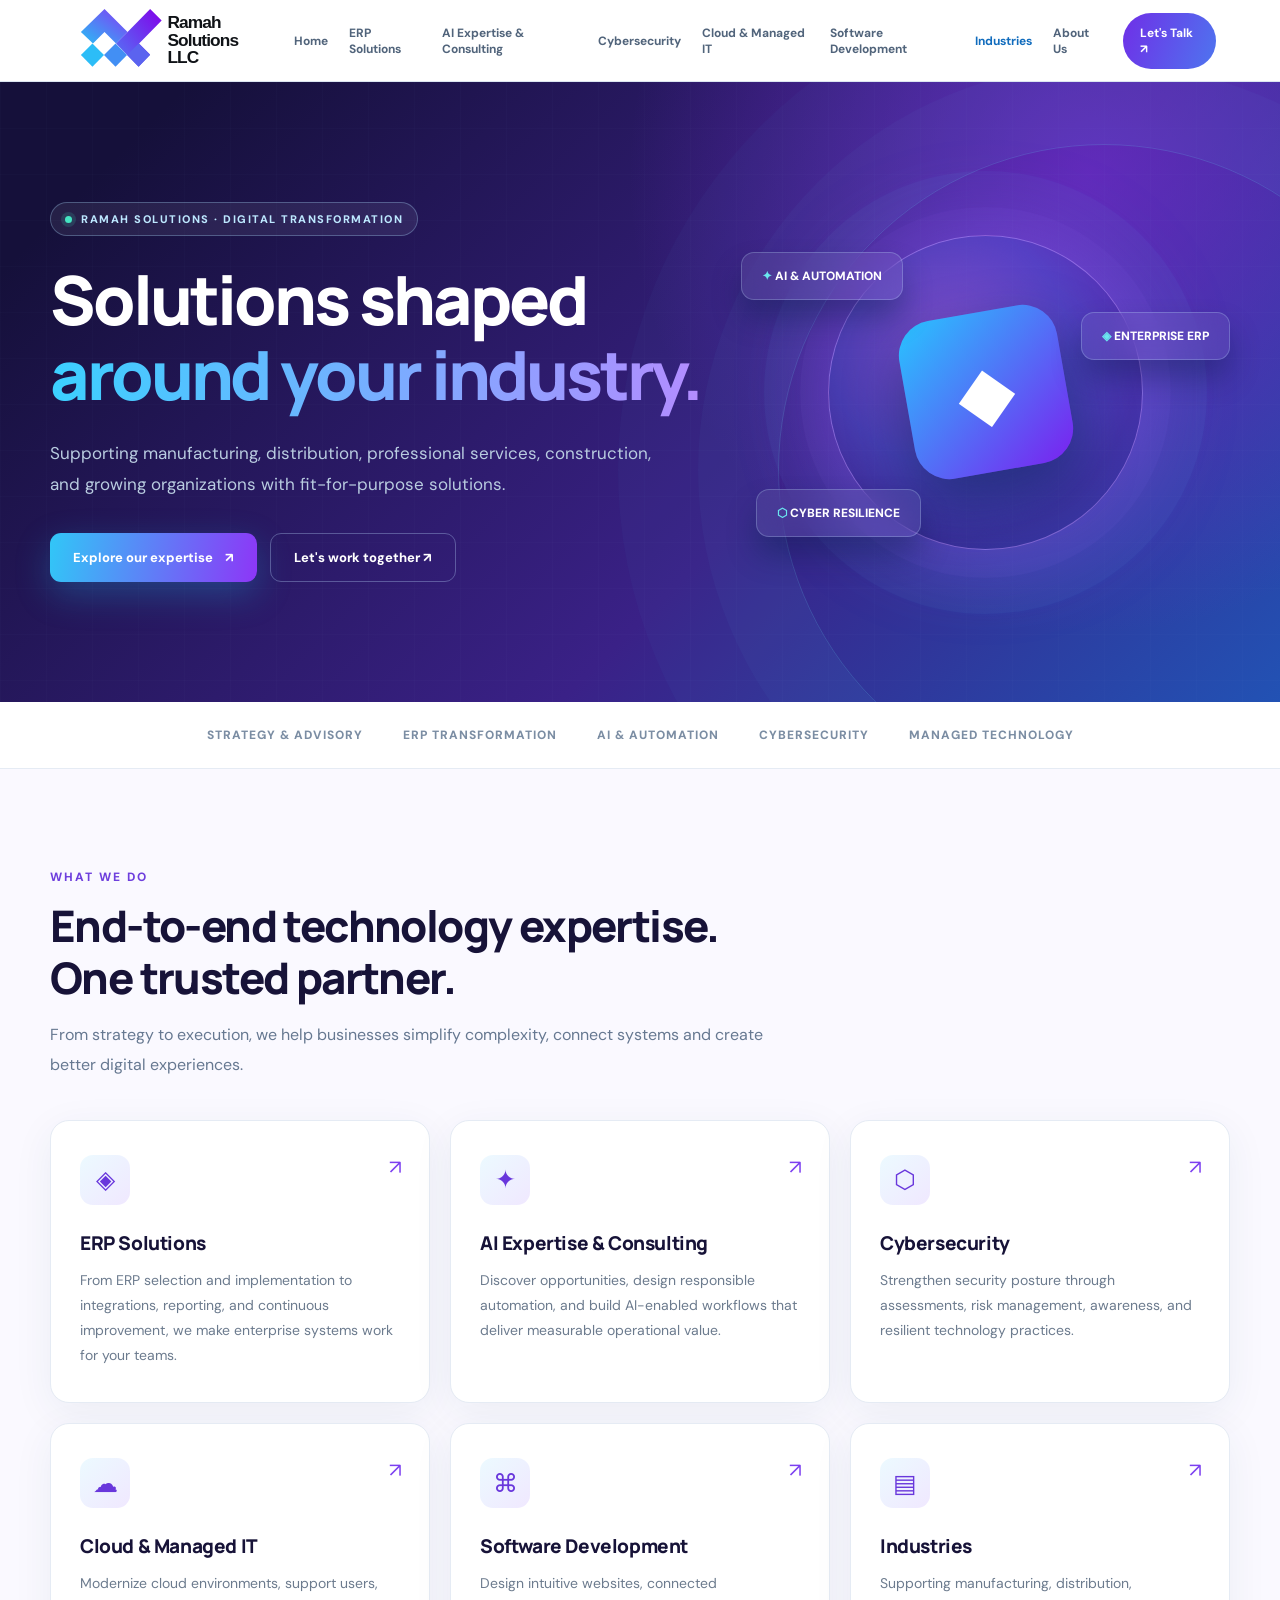
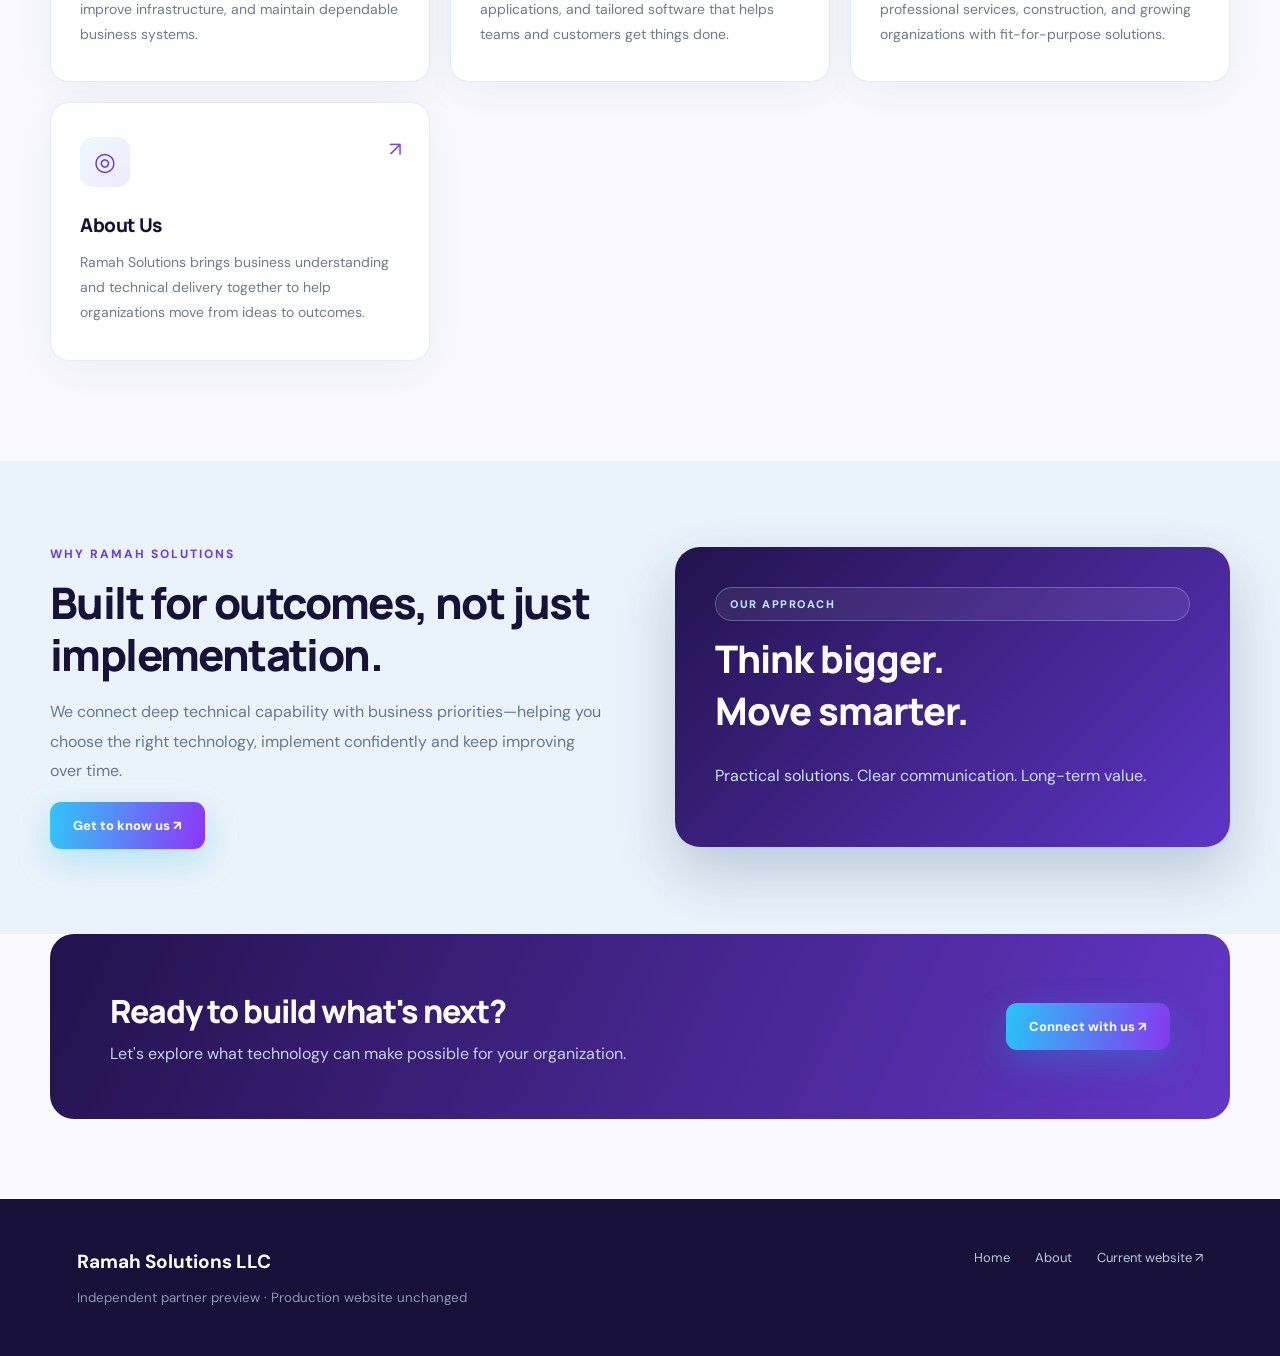
<file: industries.html>
<!doctype html><html lang="en"><head><meta charset="utf-8"><meta name="viewport" content="width=device-width,initial-scale=1"><meta name="description" content="Supporting manufacturing, distribution, professional services, construction, and growing organizations with fit-for-purpose solutions."><title>Industries | Ramah Solutions</title><link rel="stylesheet" href="styles.css"></head><body><header><a class="brand" href="index.html"><img class="brand-logo" src="ramah-logo.svg" alt="Ramah Solutions LLC"></a><nav><a href="index.html" data-page="index.html">Home</a><a href="erp-solutions.html" data-page="erp-solutions.html">ERP Solutions</a><a href="ai-consulting.html" data-page="ai-consulting.html">AI Expertise & Consulting</a><a href="cybersecurity.html" data-page="cybersecurity.html">Cybersecurity</a><a href="cloud-managed-it.html" data-page="cloud-managed-it.html">Cloud & Managed IT</a><a href="software-development.html" data-page="software-development.html">Software Development</a><a href="industries.html" data-page="industries.html">Industries</a><a href="about.html" data-page="about.html">About Us</a><a class="nav-cta" href="#contact">Let's Talk ↗</a></nav></header><section class="hero"><div class="hero-inner"><div><div class="pill"><span class="dot"></span> RAMAH SOLUTIONS · DIGITAL TRANSFORMATION</div><h1>Solutions shaped<br><em>around your industry.</em></h1><p>Supporting manufacturing, distribution, professional services, construction, and growing organizations with fit-for-purpose solutions.</p><div class="actions"><a class="btn primary" href="#services">Explore our expertise <span>↗</span></a><a class="btn outline" href="#contact">Let's work together ↗</a></div></div><div class="visual" aria-hidden="true"><div class="orb"><div class="orb-core">◆</div></div><div class="float a"><span>✦</span> AI & AUTOMATION</div><div class="float b"><span>◈</span> ENTERPRISE ERP</div><div class="float c"><span>⬡</span> CYBER RESILIENCE</div></div></div></section><div class="strip"><span>Strategy & Advisory</span><span>ERP Transformation</span><span>AI & Automation</span><span>Cybersecurity</span><span>Managed Technology</span></div><section class="section" id="services"><div class="kicker">WHAT WE DO</div><h2>End-to-end technology expertise. One trusted partner.</h2><p class="lead">From strategy to execution, we help businesses simplify complexity, connect systems and create better digital experiences.</p><div class="cards"><a class="card" href="erp-solutions.html"><div class="iconbox">◈</div><span class="arrow">↗</span><h3>ERP Solutions</h3><p>From ERP selection and implementation to integrations, reporting, and continuous improvement, we make enterprise systems work for your teams.</p></a><a class="card" href="ai-consulting.html"><div class="iconbox">✦</div><span class="arrow">↗</span><h3>AI Expertise & Consulting</h3><p>Discover opportunities, design responsible automation, and build AI-enabled workflows that deliver measurable operational value.</p></a><a class="card" href="cybersecurity.html"><div class="iconbox">⬡</div><span class="arrow">↗</span><h3>Cybersecurity</h3><p>Strengthen security posture through assessments, risk management, awareness, and resilient technology practices.</p></a><a class="card" href="cloud-managed-it.html"><div class="iconbox">☁</div><span class="arrow">↗</span><h3>Cloud & Managed IT</h3><p>Modernize cloud environments, support users, improve infrastructure, and maintain dependable business systems.</p></a><a class="card" href="software-development.html"><div class="iconbox">⌘</div><span class="arrow">↗</span><h3>Software Development</h3><p>Design intuitive websites, connected applications, and tailored software that helps teams and customers get things done.</p></a><a class="card" href="industries.html"><div class="iconbox">▤</div><span class="arrow">↗</span><h3>Industries</h3><p>Supporting manufacturing, distribution, professional services, construction, and growing organizations with fit-for-purpose solutions.</p></a><a class="card" href="about.html"><div class="iconbox">◎</div><span class="arrow">↗</span><h3>About Us</h3><p>Ramah Solutions brings business understanding and technical delivery together to help organizations move from ideas to outcomes.</p></a></div></section><div class="feature"><div class="section feature-grid"><div><div class="kicker">WHY RAMAH SOLUTIONS</div><h2>Built for outcomes, not just implementation.</h2><p class="lead">We connect deep technical capability with business priorities—helping you choose the right technology, implement confidently and keep improving over time.</p><a class="btn primary" href="about.html">Get to know us ↗</a></div><div class="feature-panel"><span class="pill">OUR APPROACH</span><strong>Think bigger.<br>Move smarter.</strong><p>Practical solutions. Clear communication. Long-term value.</p></div></div></div><section class="contact" id="contact"><div><h2>Ready to build what's next?</h2><p>Let's explore what technology can make possible for your organization.</p></div><a class="btn primary" href="https://www.ramahsolutions.com/">Connect with us ↗</a></section><footer><div class="footer-inner"><div><strong>Ramah Solutions LLC</strong><small>Independent partner preview · Production website unchanged</small></div><div class="footer-links"><a href="index.html">Home</a><a href="about.html">About</a><a href="https://www.ramahsolutions.com/">Current website ↗</a></div></div></footer><script>document.querySelectorAll('nav a[data-page]').forEach(a=>{if(a.getAttribute('data-page')===location.pathname.split('/').pop()||(!location.pathname.split('/').pop()&&a.getAttribute('data-page')==='index.html'))a.classList.add('active')})</script></body></html>
</file>
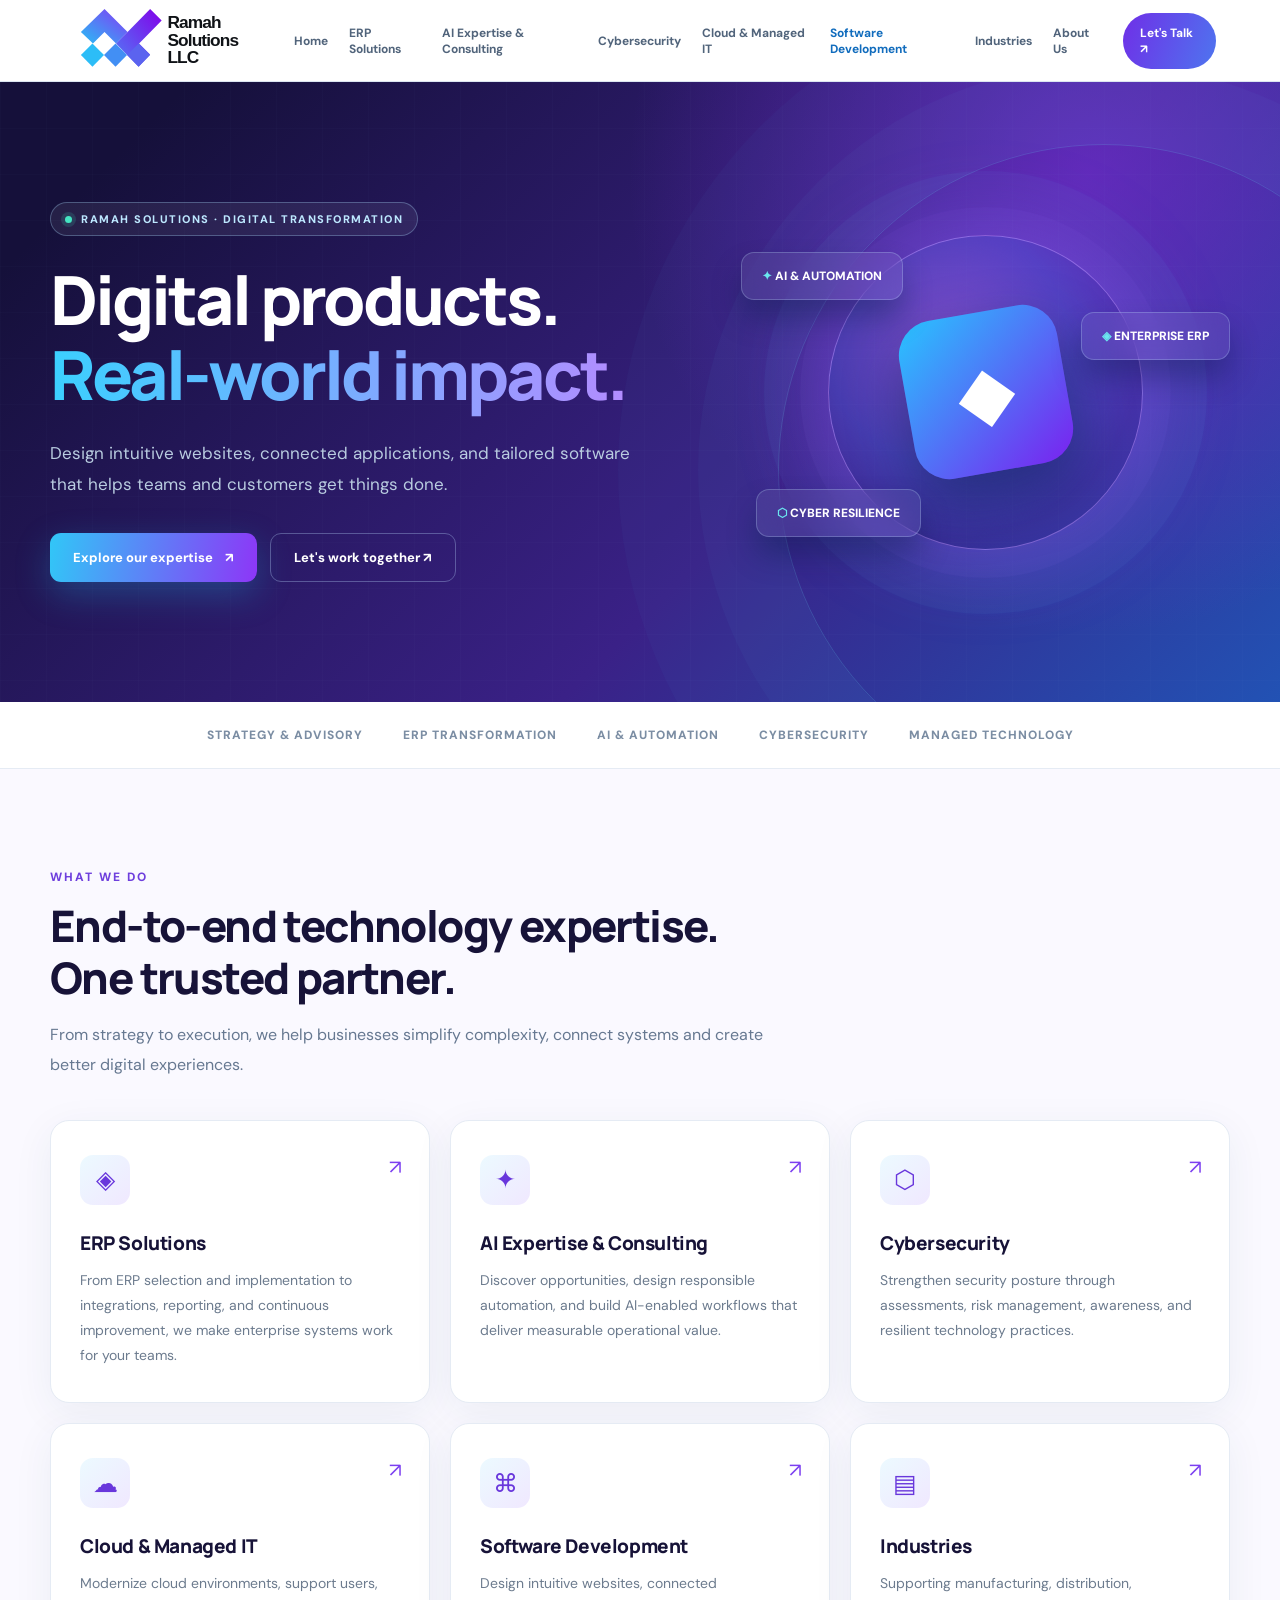
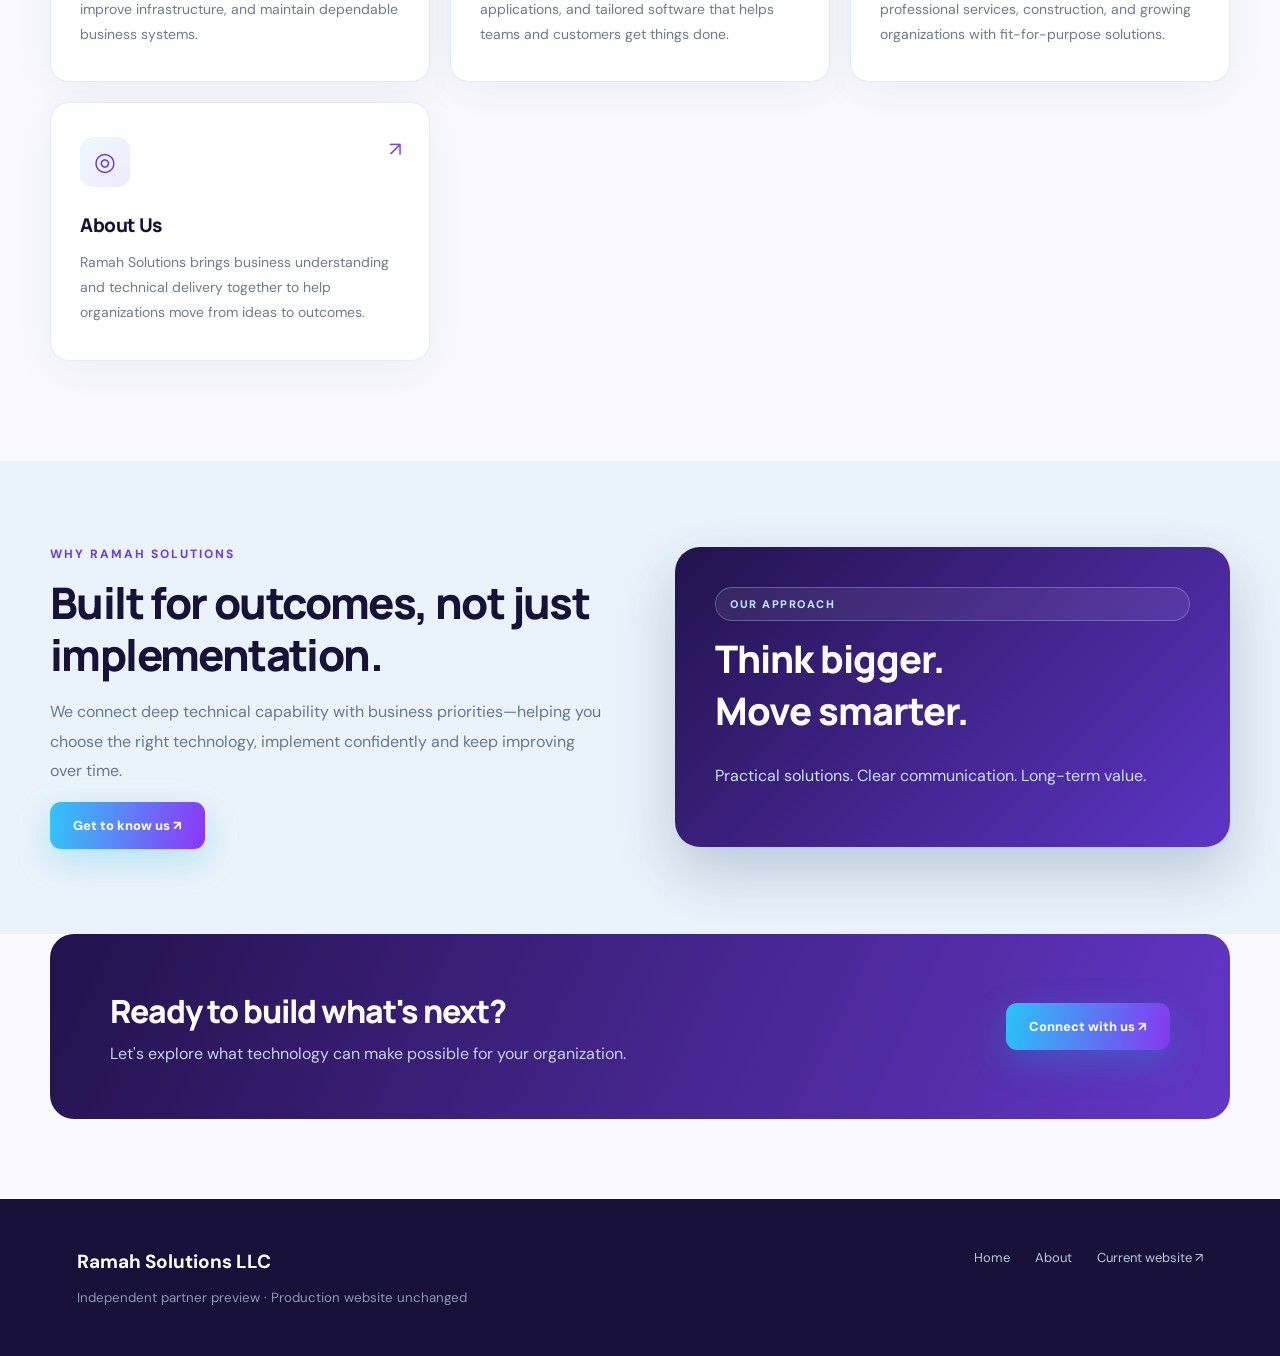
<file: software-development.html>
<!doctype html><html lang="en"><head><meta charset="utf-8"><meta name="viewport" content="width=device-width,initial-scale=1"><meta name="description" content="Design intuitive websites, connected applications, and tailored software that helps teams and customers get things done."><title>Software Development | Ramah Solutions</title><link rel="stylesheet" href="styles.css"></head><body><header><a class="brand" href="index.html"><img class="brand-logo" src="ramah-logo.svg" alt="Ramah Solutions LLC"></a><nav><a href="index.html" data-page="index.html">Home</a><a href="erp-solutions.html" data-page="erp-solutions.html">ERP Solutions</a><a href="ai-consulting.html" data-page="ai-consulting.html">AI Expertise & Consulting</a><a href="cybersecurity.html" data-page="cybersecurity.html">Cybersecurity</a><a href="cloud-managed-it.html" data-page="cloud-managed-it.html">Cloud & Managed IT</a><a href="software-development.html" data-page="software-development.html">Software Development</a><a href="industries.html" data-page="industries.html">Industries</a><a href="about.html" data-page="about.html">About Us</a><a class="nav-cta" href="#contact">Let's Talk ↗</a></nav></header><section class="hero"><div class="hero-inner"><div><div class="pill"><span class="dot"></span> RAMAH SOLUTIONS · DIGITAL TRANSFORMATION</div><h1>Digital products.<br><em>Real-world impact.</em></h1><p>Design intuitive websites, connected applications, and tailored software that helps teams and customers get things done.</p><div class="actions"><a class="btn primary" href="#services">Explore our expertise <span>↗</span></a><a class="btn outline" href="#contact">Let's work together ↗</a></div></div><div class="visual" aria-hidden="true"><div class="orb"><div class="orb-core">◆</div></div><div class="float a"><span>✦</span> AI & AUTOMATION</div><div class="float b"><span>◈</span> ENTERPRISE ERP</div><div class="float c"><span>⬡</span> CYBER RESILIENCE</div></div></div></section><div class="strip"><span>Strategy & Advisory</span><span>ERP Transformation</span><span>AI & Automation</span><span>Cybersecurity</span><span>Managed Technology</span></div><section class="section" id="services"><div class="kicker">WHAT WE DO</div><h2>End-to-end technology expertise. One trusted partner.</h2><p class="lead">From strategy to execution, we help businesses simplify complexity, connect systems and create better digital experiences.</p><div class="cards"><a class="card" href="erp-solutions.html"><div class="iconbox">◈</div><span class="arrow">↗</span><h3>ERP Solutions</h3><p>From ERP selection and implementation to integrations, reporting, and continuous improvement, we make enterprise systems work for your teams.</p></a><a class="card" href="ai-consulting.html"><div class="iconbox">✦</div><span class="arrow">↗</span><h3>AI Expertise & Consulting</h3><p>Discover opportunities, design responsible automation, and build AI-enabled workflows that deliver measurable operational value.</p></a><a class="card" href="cybersecurity.html"><div class="iconbox">⬡</div><span class="arrow">↗</span><h3>Cybersecurity</h3><p>Strengthen security posture through assessments, risk management, awareness, and resilient technology practices.</p></a><a class="card" href="cloud-managed-it.html"><div class="iconbox">☁</div><span class="arrow">↗</span><h3>Cloud & Managed IT</h3><p>Modernize cloud environments, support users, improve infrastructure, and maintain dependable business systems.</p></a><a class="card" href="software-development.html"><div class="iconbox">⌘</div><span class="arrow">↗</span><h3>Software Development</h3><p>Design intuitive websites, connected applications, and tailored software that helps teams and customers get things done.</p></a><a class="card" href="industries.html"><div class="iconbox">▤</div><span class="arrow">↗</span><h3>Industries</h3><p>Supporting manufacturing, distribution, professional services, construction, and growing organizations with fit-for-purpose solutions.</p></a><a class="card" href="about.html"><div class="iconbox">◎</div><span class="arrow">↗</span><h3>About Us</h3><p>Ramah Solutions brings business understanding and technical delivery together to help organizations move from ideas to outcomes.</p></a></div></section><div class="feature"><div class="section feature-grid"><div><div class="kicker">WHY RAMAH SOLUTIONS</div><h2>Built for outcomes, not just implementation.</h2><p class="lead">We connect deep technical capability with business priorities—helping you choose the right technology, implement confidently and keep improving over time.</p><a class="btn primary" href="about.html">Get to know us ↗</a></div><div class="feature-panel"><span class="pill">OUR APPROACH</span><strong>Think bigger.<br>Move smarter.</strong><p>Practical solutions. Clear communication. Long-term value.</p></div></div></div><section class="contact" id="contact"><div><h2>Ready to build what's next?</h2><p>Let's explore what technology can make possible for your organization.</p></div><a class="btn primary" href="https://www.ramahsolutions.com/">Connect with us ↗</a></section><footer><div class="footer-inner"><div><strong>Ramah Solutions LLC</strong><small>Independent partner preview · Production website unchanged</small></div><div class="footer-links"><a href="index.html">Home</a><a href="about.html">About</a><a href="https://www.ramahsolutions.com/">Current website ↗</a></div></div></footer><script>document.querySelectorAll('nav a[data-page]').forEach(a=>{if(a.getAttribute('data-page')===location.pathname.split('/').pop()||(!location.pathname.split('/').pop()&&a.getAttribute('data-page')==='index.html'))a.classList.add('active')})</script></body></html>
</file>
<file: styles.css>
@import url('https://fonts.googleapis.com/css2?family=DM+Sans:wght@400;500;600;700&family=Manrope:wght@400;500;600;700;800&display=swap');
:root{--navy:#171338;--blue:#6245ef;--cyan:#28bdf5;--muted:#667891;--line:#e5ebf4;--bg:#faf9ff;--white:#fff}*{box-sizing:border-box}html{scroll-behavior:smooth}body{margin:0;color:var(--navy);font-family:'DM Sans',Arial,sans-serif;background:var(--bg);-webkit-font-smoothing:antialiased}a{text-decoration:none;color:inherit}button{font:inherit}header{height:82px;display:flex;align-items:center;justify-content:space-between;gap:20px;padding:0 max(5%,24px);position:sticky;top:0;z-index:20;background:#fffffff2;backdrop-filter:blur(20px);border-bottom:1px solid #dce6f1}.brand{display:flex;align-items:center;gap:13px;font:800 20px 'Manrope',sans-serif;letter-spacing:-.7px;white-space:nowrap}.mark{display:grid;place-items:center;width:40px;height:40px;border-radius:12px;background:linear-gradient(135deg,#7925f4,#27c4fb);color:white;box-shadow:0 6px 18px #155aa04a;font-size:23px;transform:rotate(-8deg)}nav{display:flex;gap:21px;align-items:center}nav a{font-size:12px;font-weight:700;color:#51647b;transition:color .2s}nav a:hover,nav a.active{color:#116cbd}.nav-cta{background:#4e2ec6;color:white!important;padding:12px 17px;border-radius:100px}.hero{position:relative;overflow:hidden;background:radial-gradient(circle at 85% 15%,#7431d5aa 0,transparent 38%),linear-gradient(135deg,#15103a 10%,#3a2187 62%,#2252b4);color:white;min-height:620px;display:flex;align-items:center}.hero:before{content:'';position:absolute;inset:0;opacity:.18;background-image:linear-gradient(#b6e6ff18 1px,transparent 1px),linear-gradient(90deg,#b6e6ff18 1px,transparent 1px);background-size:46px 46px}.hero:after{content:'';position:absolute;right:-150px;top:10%;width:650px;height:650px;border:1px solid #66d8ee33;border-radius:50%;box-shadow:0 0 0 80px #5ed2ff08,0 0 0 160px #5ed2ff07}.hero-inner{position:relative;z-index:1;max-width:1240px;width:100%;margin:auto;padding:95px 30px;display:grid;grid-template-columns:1.15fr .85fr;gap:30px;align-items:center}.pill{display:inline-flex;gap:9px;align-items:center;padding:9px 14px;border:1px solid #a8dfff4d;border-radius:100px;background:#ffffff12;color:#bde8ff;font-size:11px;letter-spacing:1.5px;font-weight:800;text-transform:uppercase}.dot{width:7px;height:7px;background:#45e4c2;border-radius:50%;box-shadow:0 0 0 4px #45e4c226}.hero h1{font:800 clamp(42px,5.3vw,72px)/1.1 'Manrope',sans-serif;letter-spacing:-3px;margin:26px 0}.hero h1 em{font-style:normal;background:linear-gradient(90deg,#78e8ff,#66b8ff);-webkit-background-clip:text;background-clip:text;color:transparent}.hero p{font-size:17px;line-height:1.85;color:#b9cce0;max-width:610px}.actions{display:flex;gap:13px;flex-wrap:wrap;margin-top:32px}.btn{display:inline-flex;align-items:center;justify-content:center;gap:12px;padding:15px 23px;border-radius:11px;font-weight:800;font-size:13px;transition:transform .2s,box-shadow .2s}.btn:hover{transform:translateY(-3px)}.primary{background:linear-gradient(100deg,#31c7f7,#8d36f7);color:#082a46;box-shadow:0 12px 35px #19b7ed44}.outline{border:1px solid #b8d4f855;color:white}.visual{position:relative;min-height:360px;display:grid;place-items:center}.orb{width:315px;height:315px;border-radius:50%;background:radial-gradient(circle at 38% 35%,#4fe7ff55,#1d7ac944 43%,#082f6008 69%);border:1px solid #8de9ff6b;box-shadow:0 0 0 28px #7de8ff0b,0 0 0 64px #7de8ff09,0 0 90px #34b5ee55;display:grid;place-items:center}.orb-core{width:160px;height:160px;border-radius:35px;display:grid;place-items:center;transform:rotate(-10deg);background:linear-gradient(140deg,#28c4ff,#7a21ef);font-size:75px;box-shadow:0 25px 60px #001a3e77}.float{position:absolute;background:#ffffff12;backdrop-filter:blur(15px);border:1px solid #c5ecff3d;border-radius:13px;padding:15px 20px;font-weight:800;font-size:12px;box-shadow:0 18px 30px #001b3e55}.float.a{top:40px;left:0}.float.b{right:0;top:100px}.float.c{bottom:35px;left:15px}.float span{color:#6be7ef}.strip{background:white;border-bottom:1px solid var(--line);padding:25px 6%;display:flex;justify-content:center;gap:40px;flex-wrap:wrap;font-size:12px;font-weight:800;letter-spacing:1px;color:#7b8da3;text-transform:uppercase}.section{max-width:1240px;margin:auto;padding:100px 30px}.kicker{font-size:12px;font-weight:800;letter-spacing:2px;color:#6e3fdd;text-transform:uppercase}.section h2{font:800 clamp(30px,3.4vw,47px)/1.2 'Manrope',sans-serif;letter-spacing:-1.6px;max-width:720px;margin:15px 0}.lead{font-size:16px;line-height:1.85;color:var(--muted);max-width:750px}.cards{display:grid;grid-template-columns:repeat(3,1fr);gap:20px;margin-top:40px}.card{position:relative;background:white;border:1px solid var(--line);border-radius:19px;padding:34px 29px;min-height:245px;box-shadow:0 10px 40px #193d6710;transition:transform .25s,box-shadow .25s,border-color .25s}.card:hover{transform:translateY(-7px);box-shadow:0 25px 55px #193d6724;border-color:#9bd9ec}.iconbox{width:50px;height:50px;display:grid;place-items:center;border-radius:13px;background:linear-gradient(135deg,#ecfaff,#f0e8ff);color:#6937dc;font-size:25px;margin-bottom:25px}.card h3{font:800 19px 'Manrope',sans-serif;letter-spacing:-.4px;margin:0 0 12px}.card p{font-size:14px;line-height:1.8;color:#6c7b8e;margin:0}.arrow{position:absolute;right:27px;top:33px;color:#2a8cbf;font-size:20px}.feature{background:#eaf3fa;padding:85px 0}.feature .section{padding-top:0;padding-bottom:0}.feature-grid{display:grid;grid-template-columns:1fr 1fr;gap:70px;align-items:center}.feature-panel{min-height:300px;border-radius:25px;background:linear-gradient(135deg,#23124c,#5d35c6);padding:40px;color:white;display:flex;flex-direction:column;justify-content:space-between;box-shadow:0 25px 60px #103b6b3a}.feature-panel strong{font:800 38px 'Manrope',sans-serif;letter-spacing:-1px}.feature-panel p{color:#c7e2f2;line-height:1.8}.contact{margin:0 auto 80px;max-width:1180px;border-radius:24px;background:linear-gradient(115deg,#23124c,#6336c7);color:white;padding:55px 60px;display:flex;align-items:center;justify-content:space-between;gap:30px}.contact h2{font:800 32px 'Manrope',sans-serif;letter-spacing:-1px;margin:0 0 10px}.contact p{color:#c3d7ea;margin:0}footer{background:#171038;color:#b5c6da;padding:50px max(6%,24px)}.footer-inner{max-width:1200px;margin:auto;display:flex;justify-content:space-between;gap:30px;flex-wrap:wrap}footer strong{color:white;font-size:19px}footer small{display:block;margin-top:15px;color:#849bb3}.footer-links{display:flex;gap:25px;flex-wrap:wrap;font-size:13px}@media(max-width:1050px){nav{gap:12px}nav a{font-size:11px}.hero-inner{grid-template-columns:1fr .65fr}.cards{grid-template-columns:repeat(2,1fr)}}@media(max-width:760px){header{height:auto;min-height:75px;flex-wrap:wrap;padding:18px 22px}nav{width:100%;overflow:auto;padding-bottom:5px;white-space:nowrap}.hero-inner{display:block;padding:70px 25px}.hero h1{letter-spacing:-1.8px}.visual{min-height:280px;margin-top:20px}.orb{width:200px;height:200px}.orb-core{width:115px;height:115px;font-size:55px}.float{padding:10px;font-size:10px}.cards{grid-template-columns:1fr}.section{padding:65px 23px}.feature-grid{grid-template-columns:1fr;gap:30px}.contact{margin:0 18px 55px;padding:35px 25px;display:block}.contact .btn{margin-top:25px}.strip{gap:16px}.hero{min-height:0}}
/* Brand artwork and refreshed purple-blue visual identity */
.brand{gap:0;min-width:210px}.brand-logo{display:block;width:220px;height:auto;max-height:68px;object-fit:contain}.hero h1 em{background:linear-gradient(90deg,#3bd0ff,#b38cff);-webkit-background-clip:text;background-clip:text;color:transparent}.card:hover{border-color:#ba9aff}.orb{background:radial-gradient(circle at 38% 35%,#b783ff70,#507efb44 43%,#22135908 69%);border-color:#bb91ff88;box-shadow:0 0 0 28px #9c73ff0d,0 0 0 64px #5ed6ff0b,0 0 90px #8953ef77}.nav-cta{background:linear-gradient(110deg,#6f2fe7,#4e75ef)}.btn.primary{color:white}.card .arrow{color:#7c3ff0}.contact .btn{background:linear-gradient(100deg,#29c4f8,#8537f0)}@media(max-width:760px){.brand-logo{width:195px}}
</file>
